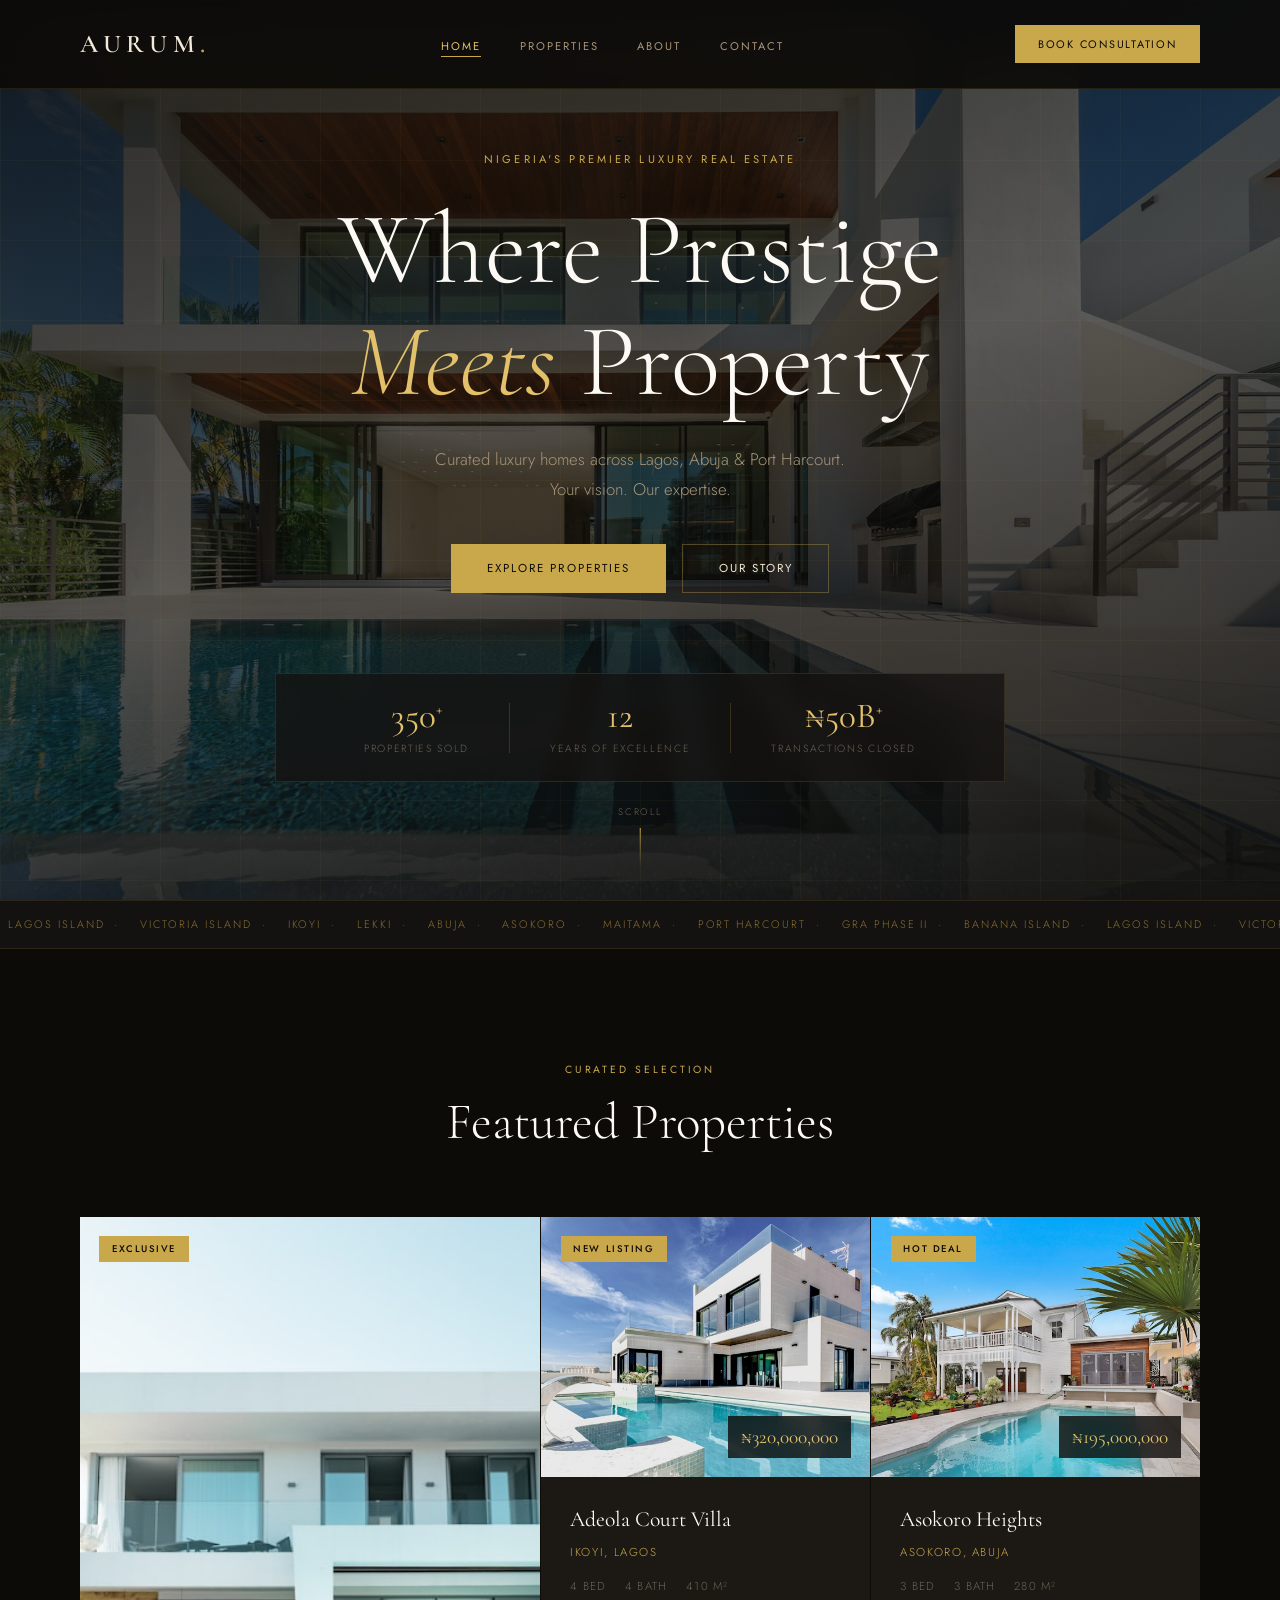
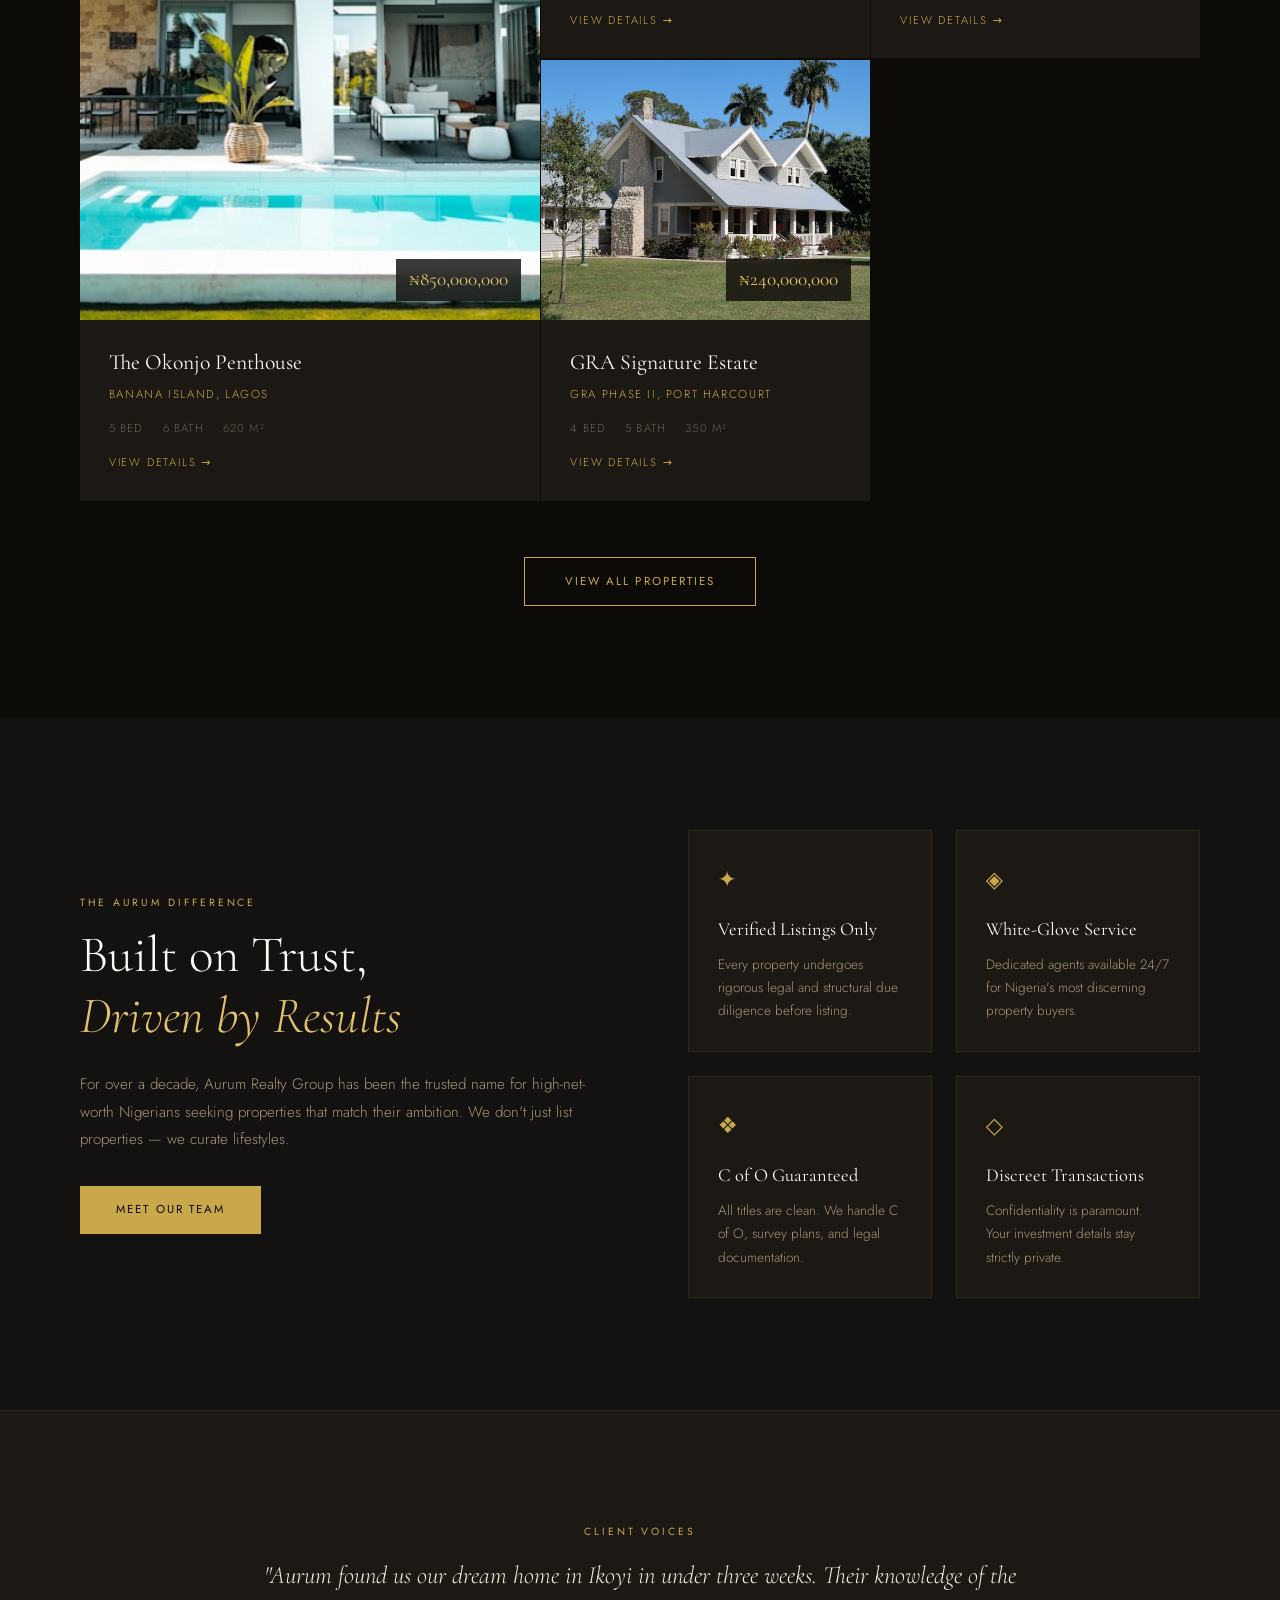
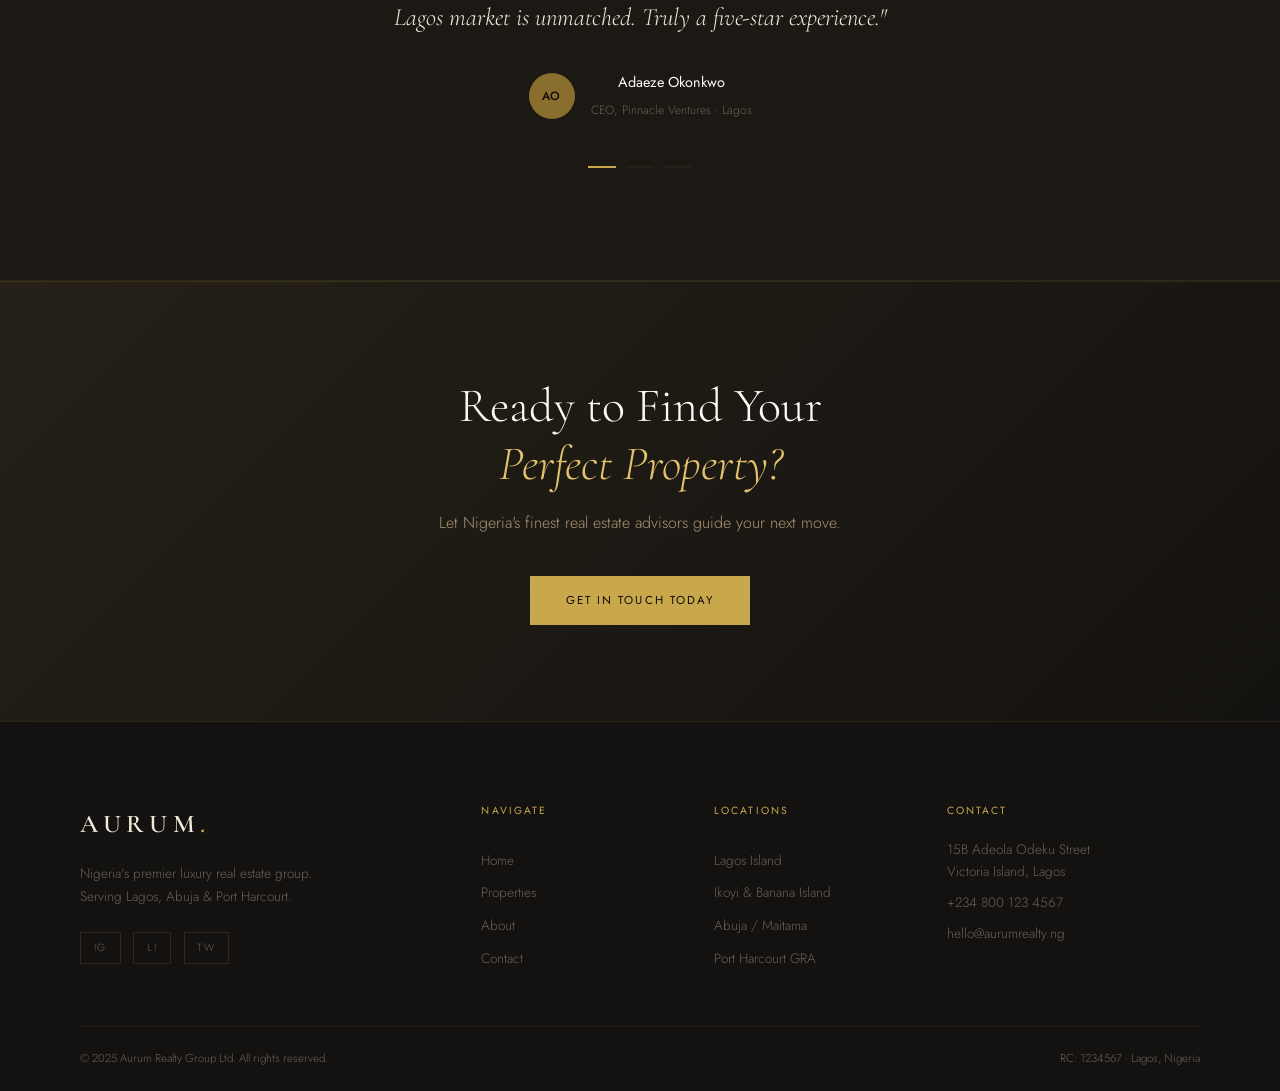
<file: index.html>
<!DOCTYPE html>
<html lang="en">
<head>
<meta charset="UTF-8"/>
<meta name="viewport" content="width=device-width, initial-scale=1.0"/>
<title>Aurum Realty Group — Luxury Real Estate in Nigeria</title>
<link rel="preconnect" href="https://fonts.googleapis.com">
<link href="https://fonts.googleapis.com/css2?family=Cormorant+Garamond:ital,wght@0,300;0,400;0,600;1,300;1,400&family=Jost:wght@200;300;400;500&display=swap" rel="stylesheet">
<link rel="stylesheet" href="./css/style.css">
</head>
<body>

<!-- NAV -->
<nav id="navbar">
  <a href="index.html" class="logo">AURUM<span>.</span></a>
  <ul class="nav-links">
    <li><a href="index.html" class="active">Home</a></li>
    <li><a href="properties.html">Properties</a></li>
    <li><a href="about.html">About</a></li>
    <li><a href="contact.html">Contact</a></li>
  </ul>
  <a href="contact.html" class="nav-cta">Book Consultation</a>
  <button class="hamburger" id="hamburger">
    <span></span><span></span><span></span>
  </button>
</nav>
<div class="mobile-menu" id="mobileMenu">
  <a href="index.html">Home</a>
  <a href="properties.html">Properties</a>
  <a href="about.html">About</a>
  <a href="contact.html">Contact</a>
</div>

<!-- HERO -->
<section class="hero">
  <div class="hero-bg">
    <div class="hero-overlay"></div>
    <div class="hero-grid-pattern"></div>
  </div>
  <div class="hero-content">
    <p class="hero-eyebrow">Nigeria's Premier Luxury Real Estate</p>
    <h1 class="hero-title">Where Prestige<br><em>Meets</em> Property</h1>
    <p class="hero-sub">Curated luxury homes across Lagos, Abuja &amp; Port Harcourt.<br>Your vision. Our expertise.</p>
    <div class="hero-buttons">
      <a href="properties.html" class="btn-primary">Explore Properties</a>
      <a href="about.html" class="btn-ghost">Our Story</a>
    </div>
  </div>
  <div class="hero-stats">
    <div class="stat-item">
      <span class="stat-num">350<sup>+</sup></span>
      <span class="stat-label">Properties Sold</span>
    </div>
    <div class="stat-divider"></div>
    <div class="stat-item">
      <span class="stat-num">12</span>
      <span class="stat-label">Years of Excellence</span>
    </div>
    <div class="stat-divider"></div>
    <div class="stat-item">
      <span class="stat-num">₦50B<sup>+</sup></span>
      <span class="stat-label">Transactions Closed</span>
    </div>
  </div>
  <div class="scroll-hint">
    <span>Scroll</span>
    <div class="scroll-line"></div>
  </div>
</section>

<!-- MARQUEE -->
<div class="marquee-wrap">
  <div class="marquee-track">
    <span>Lagos Island &nbsp;·&nbsp;</span><span>Victoria Island &nbsp;·&nbsp;</span>
    <span>Ikoyi &nbsp;·&nbsp;</span><span>Lekki &nbsp;·&nbsp;</span>
    <span>Abuja &nbsp;·&nbsp;</span><span>Asokoro &nbsp;·&nbsp;</span>
    <span>Maitama &nbsp;·&nbsp;</span><span>Port Harcourt &nbsp;·&nbsp;</span>
    <span>GRA Phase II &nbsp;·&nbsp;</span><span>Banana Island &nbsp;·&nbsp;</span>
    <span>Lagos Island &nbsp;·&nbsp;</span><span>Victoria Island &nbsp;·&nbsp;</span>
    <span>Ikoyi &nbsp;·&nbsp;</span><span>Lekki &nbsp;·&nbsp;</span>
    <span>Abuja &nbsp;·&nbsp;</span><span>Asokoro &nbsp;·&nbsp;</span>
    <span>Maitama &nbsp;·&nbsp;</span><span>Port Harcourt &nbsp;·&nbsp;</span>
  </div>
</div>

<!-- FEATURED PROPERTIES -->
<section class="section" id="featured">
  <div class="section-header">
    <p class="section-label">Curated Selection</p>
    <h2 class="section-title">Featured Properties</h2>
  </div>
  <div class="properties-grid">

    <div class="prop-card prop-card--large">
      <div class="prop-img" style="background:linear-gradient(160deg,#1a1208 0%,#2e1f05 100%)">
        <div class="prop-img-inner" style="background:url('./img/house-1.jpg') center/cover"></div>
        <div class="prop-badge">Exclusive</div>
        <div class="prop-price">₦850,000,000</div>
      </div>
      <div class="prop-body">
        <h3 class="prop-name">The Okonjo Penthouse</h3>
        <p class="prop-location">Banana Island, Lagos</p>
        <div class="prop-meta">
          <span>5 Bed</span><span>6 Bath</span><span>620 m²</span>
        </div>
        <a href="properties.html" class="prop-link">View Details →</a>
      </div>
    </div>

    <div class="prop-card">
      <div class="prop-img">
        <div class="prop-img-inner" style="background:url('./img/house-2.jpg') center/cover"></div>
        <div class="prop-badge">New Listing</div>
        <div class="prop-price">₦320,000,000</div>
      </div>
      <div class="prop-body">
        <h3 class="prop-name">Adeola Court Villa</h3>
        <p class="prop-location">Ikoyi, Lagos</p>
        <div class="prop-meta">
          <span>4 Bed</span><span>4 Bath</span><span>410 m²</span>
        </div>
        <a href="properties.html" class="prop-link">View Details →</a>
      </div>
    </div>

    <div class="prop-card">
      <div class="prop-img">
        <div class="prop-img-inner" style="background:url('./img/house-3.jpg') center/cover"></div>
        <div class="prop-badge">Hot Deal</div>
        <div class="prop-price">₦195,000,000</div>
      </div>
      <div class="prop-body">
        <h3 class="prop-name">Asokoro Heights</h3>
        <p class="prop-location">Asokoro, Abuja</p>
        <div class="prop-meta">
          <span>3 Bed</span><span>3 Bath</span><span>280 m²</span>
        </div>
        <a href="properties.html" class="prop-link">View Details →</a>
      </div>
    </div>

    <div class="prop-card">
      <div class="prop-img">
        <div class="prop-img-inner" style="background:url('./img/house-4.jpg') center/cover"></div>
        <div class="prop-price">₦240,000,000</div>
      </div>
      <div class="prop-body">
        <h3 class="prop-name">GRA Signature Estate</h3>
        <p class="prop-location">GRA Phase II, Port Harcourt</p>
        <div class="prop-meta">
          <span>4 Bed</span><span>5 Bath</span><span>350 m²</span>
        </div>
        <a href="properties.html" class="prop-link">View Details →</a>
      </div>
    </div>

  </div>
  <div class="section-cta">
    <a href="properties.html" class="btn-outline">View All Properties</a>
  </div>
</section>

<!-- WHY AURUM -->
<section class="section why-section">
  <div class="why-inner">
    <div class="why-left">
      <p class="section-label">The Aurum Difference</p>
      <h2 class="section-title">Built on Trust,<br><em>Driven by Results</em></h2>
      <p class="why-text">For over a decade, Aurum Realty Group has been the trusted name for high-net-worth Nigerians seeking properties that match their ambition. We don't just list properties — we curate lifestyles.</p>
      <a href="about.html" class="btn-primary" style="margin-top:2rem;display:inline-block">Meet Our Team</a>
    </div>
    <div class="why-right">
      <div class="why-card">
        <div class="why-icon">✦</div>
        <h4>Verified Listings Only</h4>
        <p>Every property undergoes rigorous legal and structural due diligence before listing.</p>
      </div>
      <div class="why-card">
        <div class="why-icon">◈</div>
        <h4>White-Glove Service</h4>
        <p>Dedicated agents available 24/7 for Nigeria's most discerning property buyers.</p>
      </div>
      <div class="why-card">
        <div class="why-icon">❖</div>
        <h4>C of O Guaranteed</h4>
        <p>All titles are clean. We handle C of O, survey plans, and legal documentation.</p>
      </div>
      <div class="why-card">
        <div class="why-icon">◇</div>
        <h4>Discreet Transactions</h4>
        <p>Confidentiality is paramount. Your investment details stay strictly private.</p>
      </div>
    </div>
  </div>
</section>

<!-- TESTIMONIAL -->
<section class="testimonial-section">
  <div class="testimonial-inner">
    <p class="section-label" style="color:var(--gold)">Client Voices</p>
    <div class="testimonial-slider" id="testimonialSlider">
      <div class="testimonial active">
        <p class="t-quote">"Aurum found us our dream home in Ikoyi in under three weeks. Their knowledge of the Lagos market is unmatched. Truly a five-star experience."</p>
        <div class="t-author">
          <div class="t-avatar">AO</div>
          <div>
            <strong>Adaeze Okonkwo</strong>
            <span>CEO, Pinnacle Ventures · Lagos</span>
          </div>
        </div>
      </div>
      <div class="testimonial">
        <p class="t-quote">"Professional, discreet, and incredibly efficient. They handled every document and delivered exactly what we wanted in Maitama. Highly recommended."</p>
        <div class="t-author">
          <div class="t-avatar">BM</div>
          <div>
            <strong>Babatunde Musa</strong>
            <span>MD, Crescent Holdings · Abuja</span>
          </div>
        </div>
      </div>
      <div class="testimonial">
        <p class="t-quote">"I invested in two properties through Aurum and both have appreciated significantly. Their market insights are worth every kobo."</p>
        <div class="t-author">
          <div class="t-avatar">CI</div>
          <div>
            <strong>Chidi Ike</strong>
            <span>Investor · Port Harcourt</span>
          </div>
        </div>
      </div>
    </div>
    <div class="t-dots">
      <button class="t-dot active" onclick="goTestimonial(0)"></button>
      <button class="t-dot" onclick="goTestimonial(1)"></button>
      <button class="t-dot" onclick="goTestimonial(2)"></button>
    </div>
  </div>
</section>

<!-- CTA BANNER -->
<section class="cta-banner">
  <div class="cta-inner">
    <h2>Ready to Find Your<br><em>Perfect Property?</em></h2>
    <p>Let Nigeria's finest real estate advisors guide your next move.</p>
    <a href="contact.html" class="btn-primary">Get in Touch Today</a>
  </div>
</section>

<!-- FOOTER -->
<footer>
  <div class="footer-inner">
    <div class="footer-brand">
      <a href="index.html" class="logo">AURUM<span>.</span></a>
      <p>Nigeria's premier luxury real estate group. Serving Lagos, Abuja &amp; Port Harcourt.</p>
      <div class="footer-social">
        <a href="#">IG</a><a href="#">LI</a><a href="#">TW</a>
      </div>
    </div>
    <div class="footer-links">
      <h5>Navigate</h5>
      <a href="index.html">Home</a>
      <a href="properties.html">Properties</a>
      <a href="about.html">About</a>
      <a href="contact.html">Contact</a>
    </div>
    <div class="footer-links">
      <h5>Locations</h5>
      <a href="#">Lagos Island</a>
      <a href="#">Ikoyi &amp; Banana Island</a>
      <a href="#">Abuja / Maitama</a>
      <a href="#">Port Harcourt GRA</a>
    </div>
    <div class="footer-contact">
      <h5>Contact</h5>
      <p>15B Adeola Odeku Street<br>Victoria Island, Lagos</p>
      <p><a href="tel:+2348001234567">+234 800 123 4567</a></p>
      <p><a href="mailto:hello@aurumrealty.ng">hello@aurumrealty.ng</a></p>
    </div>
  </div>
  <div class="footer-bottom">
    <span>© 2025 Aurum Realty Group Ltd. All rights reserved.</span>
    <span>RC: 1234567 · Lagos, Nigeria</span>
  </div>
</footer>

<script src="./js/main.js"></script>
</body>
</html>
</file>
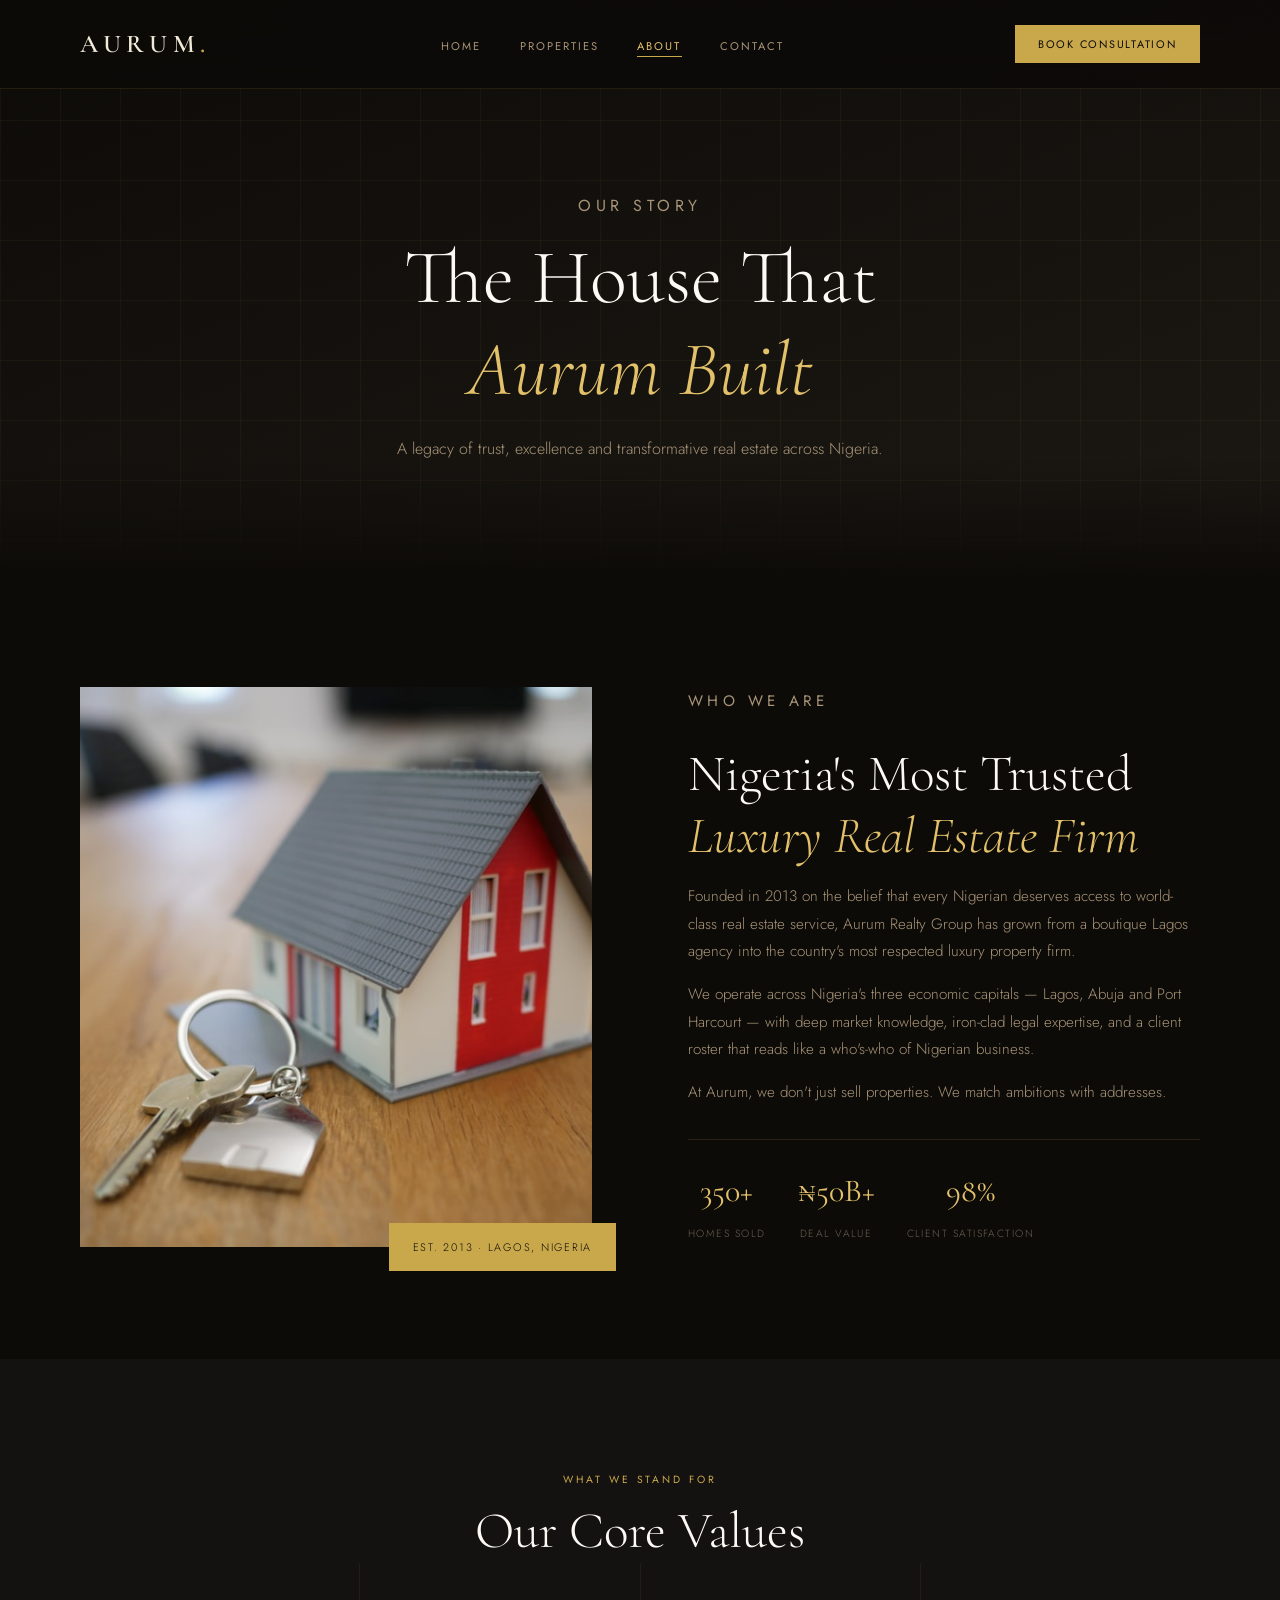
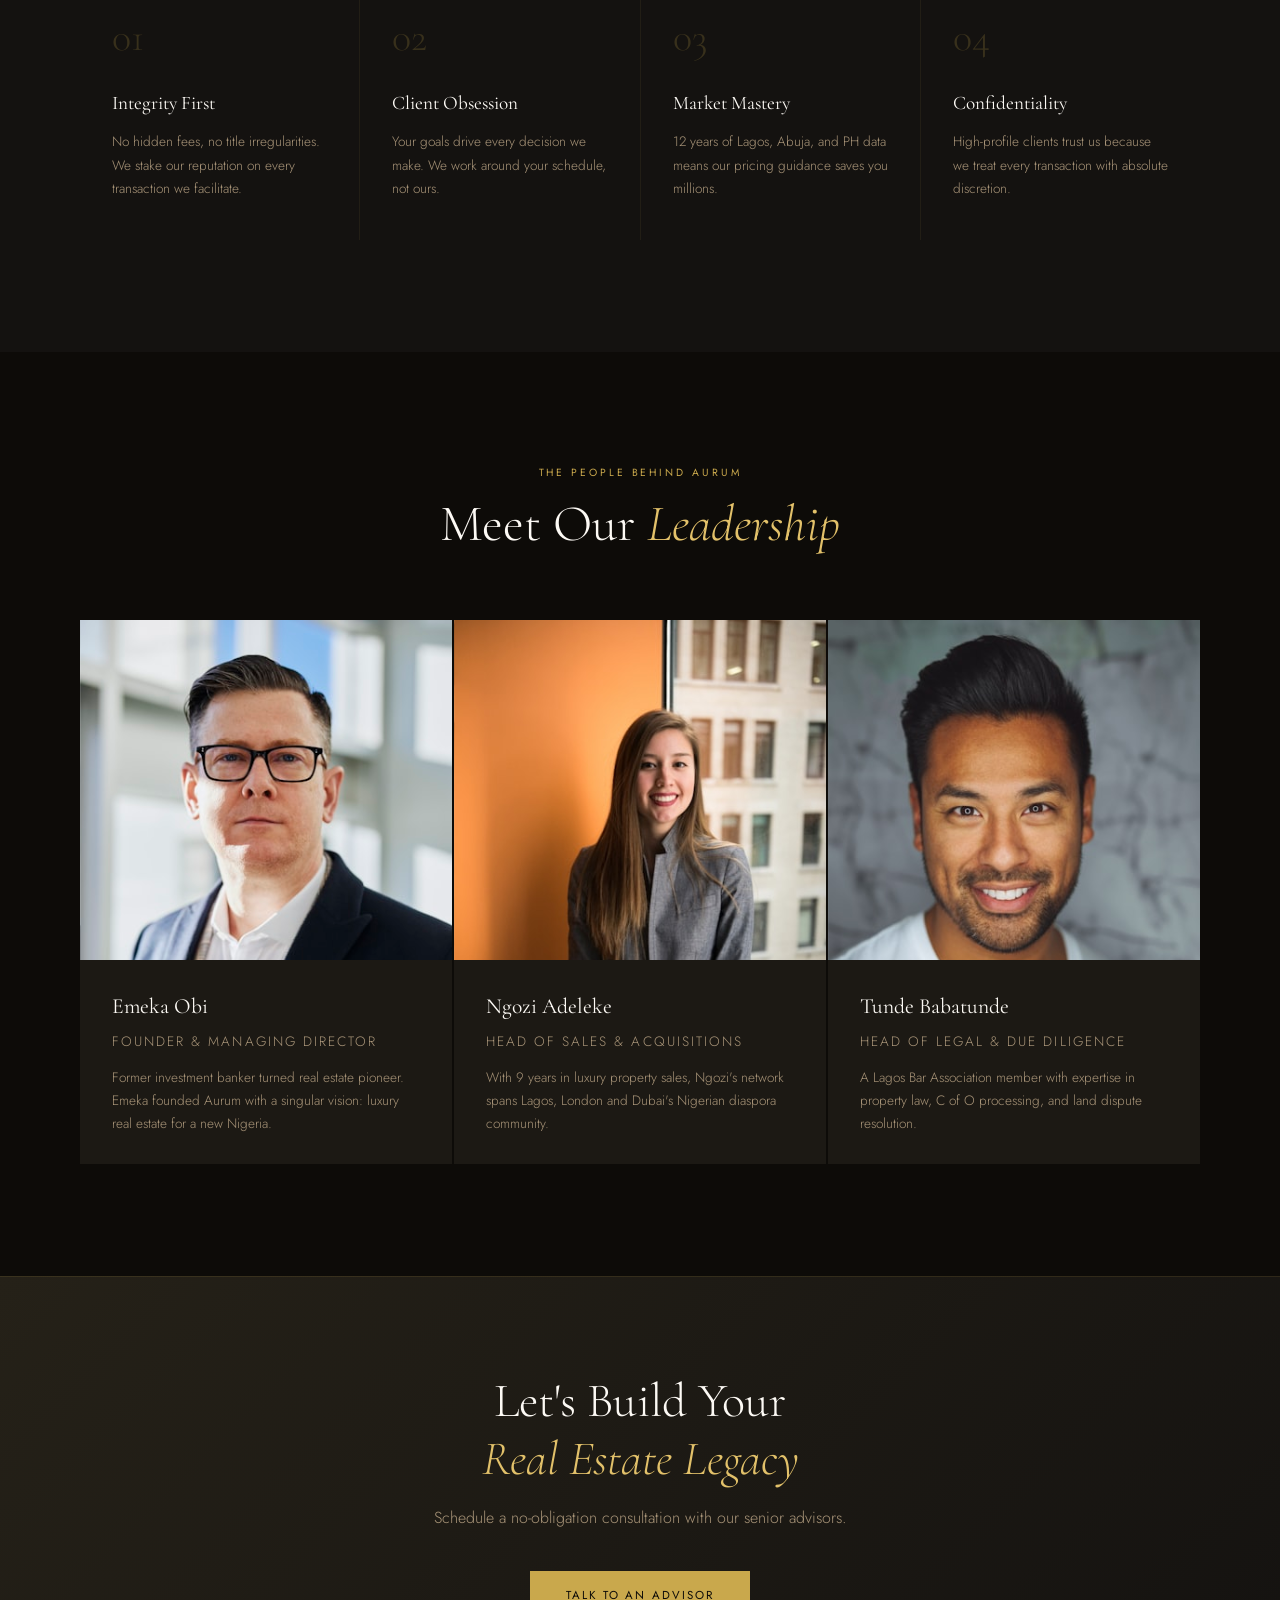
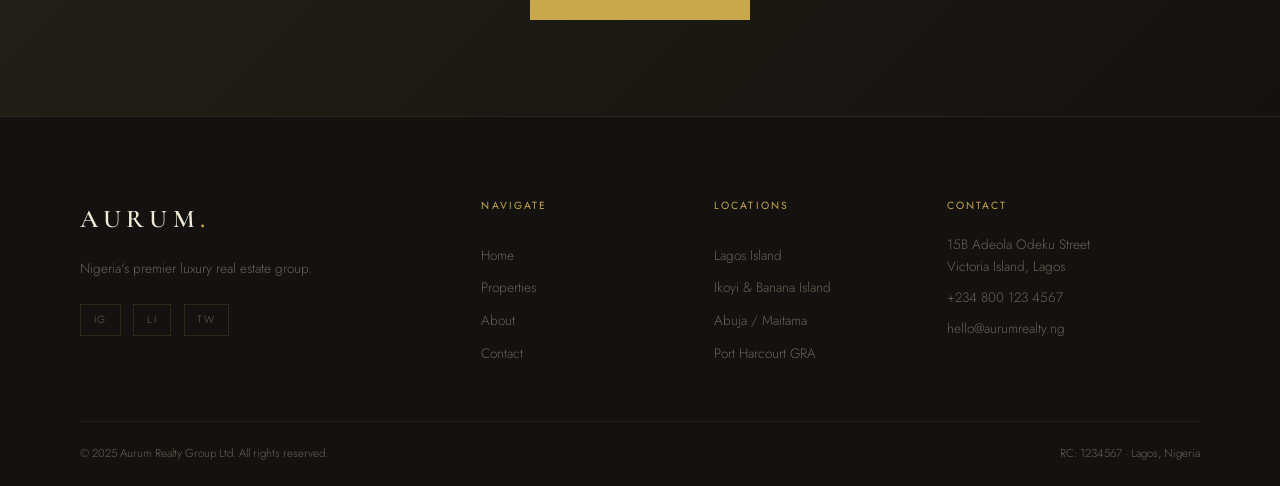
<file: about.html>
<!DOCTYPE html>
<html lang="en">
<head>
<meta charset="UTF-8"/>
<meta name="viewport" content="width=device-width, initial-scale=1.0"/>
<title>About — Aurum Realty Group</title>
<link rel="preconnect" href="https://fonts.googleapis.com">
<link href="https://fonts.googleapis.com/css2?family=Cormorant+Garamond:ital,wght@0,300;0,400;0,600;1,300;1,400&family=Jost:wght@200;300;400;500&display=swap" rel="stylesheet">
<link rel="stylesheet" href="./css/style.css">
</head>
<body>

<nav id="navbar">
  <a href="index.html" class="logo">AURUM<span>.</span></a>
  <ul class="nav-links">
    <li><a href="index.html">Home</a></li>
    <li><a href="properties.html">Properties</a></li>
    <li><a href="about.html" class="active">About</a></li>
    <li><a href="contact.html">Contact</a></li>
  </ul>
  <a href="contact.html" class="nav-cta">Book Consultation</a>
  <button class="hamburger" id="hamburger"><span></span><span></span><span></span></button>
</nav>
<div class="mobile-menu" id="mobileMenu">
  <a href="index.html">Home</a>
  <a href="properties.html">Properties</a>
  <a href="about.html">About</a>
  <a href="contact.html">Contact</a>
</div>

<!-- PAGE HERO -->
<section class="page-hero">
  <div class="page-hero-bg"></div>
  <div class="page-hero-content">
    <p class="section-label">Our Story</p>
    <h1>The House That<br><em>Aurum Built</em></h1>
    <p>A legacy of trust, excellence and transformative real estate across Nigeria.</p>
  </div>
</section>

<!-- STORY SECTION -->
<section class="section">
  <div class="story-grid">
    <div class="story-img">
      <div class="story-img-inner" style="background:url('./img/about-1.jpg') center/cover no-repeat"></div>
      <div class="story-badge-float">Est. 2013 · Lagos, Nigeria</div>
    </div>
    <div class="story-text">
      <p class="section-label">Who We Are</p>
      <h2 class="section-title">Nigeria's Most Trusted<br><em>Luxury Real Estate Firm</em></h2>
      <p>Founded in 2013 on the belief that every Nigerian deserves access to world-class real estate service, Aurum Realty Group has grown from a boutique Lagos agency into the country's most respected luxury property firm.</p>
      <p>We operate across Nigeria's three economic capitals — Lagos, Abuja and Port Harcourt — with deep market knowledge, iron-clad legal expertise, and a client roster that reads like a who's-who of Nigerian business.</p>
      <p>At Aurum, we don't just sell properties. We match ambitions with addresses.</p>
      <div class="story-stats">
        <div class="ss-item"><span>350+</span><small>Homes Sold</small></div>
        <div class="ss-item"><span>₦50B+</span><small>Deal Value</small></div>
        <div class="ss-item"><span>98%</span><small>Client Satisfaction</small></div>
      </div>
    </div>
  </div>
</section>

<!-- VALUES -->
<section class="section values-section">
  <div class="section-header">
    <p class="section-label">What We Stand For</p>
    <h2 class="section-title">Our Core Values</h2>
  </div>
  <div class="values-grid">
    <div class="value-card">
      <div class="value-num">01</div>
      <h4>Integrity First</h4>
      <p>No hidden fees, no title irregularities. We stake our reputation on every transaction we facilitate.</p>
    </div>
    <div class="value-card">
      <div class="value-num">02</div>
      <h4>Client Obsession</h4>
      <p>Your goals drive every decision we make. We work around your schedule, not ours.</p>
    </div>
    <div class="value-card">
      <div class="value-num">03</div>
      <h4>Market Mastery</h4>
      <p>12 years of Lagos, Abuja, and PH data means our pricing guidance saves you millions.</p>
    </div>
    <div class="value-card">
      <div class="value-num">04</div>
      <h4>Confidentiality</h4>
      <p>High-profile clients trust us because we treat every transaction with absolute discretion.</p>
    </div>
  </div>
</section>

<!-- TEAM -->
<section class="section team-section">
  <div class="section-header">
    <p class="section-label">The People Behind Aurum</p>
    <h2 class="section-title">Meet Our <em>Leadership</em></h2>
  </div>
  <div class="team-grid">
    <div class="team-card">
      <div class="team-photo" style="background:url('./img/ceo-1.jpg') center top/cover"></div>
      <div class="team-body">
        <h4>Emeka Obi</h4>
        <p class="team-title">Founder &amp; Managing Director</p>
        <p>Former investment banker turned real estate pioneer. Emeka founded Aurum with a singular vision: luxury real estate for a new Nigeria.</p>
      </div>
    </div>
    <div class="team-card">
      <div class="team-photo" style="background:url('./img/ceo-2.jpg') center top/cover"></div>
      <div class="team-body">
        <h4>Ngozi Adeleke</h4>
        <p class="team-title">Head of Sales &amp; Acquisitions</p>
        <p>With 9 years in luxury property sales, Ngozi's network spans Lagos, London and Dubai's Nigerian diaspora community.</p>
      </div>
    </div>
    <div class="team-card">
      <div class="team-photo" style="background:url('./img/ceo-3.jpg') center top/cover"></div>
      <div class="team-body">
        <h4>Tunde Babatunde</h4>
        <p class="team-title">Head of Legal &amp; Due Diligence</p>
        <p>A Lagos Bar Association member with expertise in property law, C of O processing, and land dispute resolution.</p>
      </div>
    </div>
  </div>
</section>

<!-- CTA -->
<section class="cta-banner">
  <div class="cta-inner">
    <h2>Let's Build Your<br><em>Real Estate Legacy</em></h2>
    <p>Schedule a no-obligation consultation with our senior advisors.</p>
    <a href="contact.html" class="btn-primary">Talk to an Advisor</a>
  </div>
</section>

<footer>
  <div class="footer-inner">
    <div class="footer-brand">
      <a href="index.html" class="logo">AURUM<span>.</span></a>
      <p>Nigeria's premier luxury real estate group.</p>
      <div class="footer-social"><a href="#">IG</a><a href="#">LI</a><a href="#">TW</a></div>
    </div>
    <div class="footer-links">
      <h5>Navigate</h5>
      <a href="index.html">Home</a>
      <a href="properties.html">Properties</a>
      <a href="about.html">About</a>
      <a href="contact.html">Contact</a>
    </div>
    <div class="footer-links">
      <h5>Locations</h5>
      <a href="#">Lagos Island</a>
      <a href="#">Ikoyi &amp; Banana Island</a>
      <a href="#">Abuja / Maitama</a>
      <a href="#">Port Harcourt GRA</a>
    </div>
    <div class="footer-contact">
      <h5>Contact</h5>
      <p>15B Adeola Odeku Street<br>Victoria Island, Lagos</p>
      <p><a href="tel:+2348001234567">+234 800 123 4567</a></p>
      <p><a href="mailto:hello@aurumrealty.ng">hello@aurumrealty.ng</a></p>
    </div>
  </div>
  <div class="footer-bottom">
    <span>© 2025 Aurum Realty Group Ltd. All rights reserved.</span>
    <span>RC: 1234567 · Lagos, Nigeria</span>
  </div>
</footer>

<script src="./js/main.js"></script>
</body>
</html>
</file>
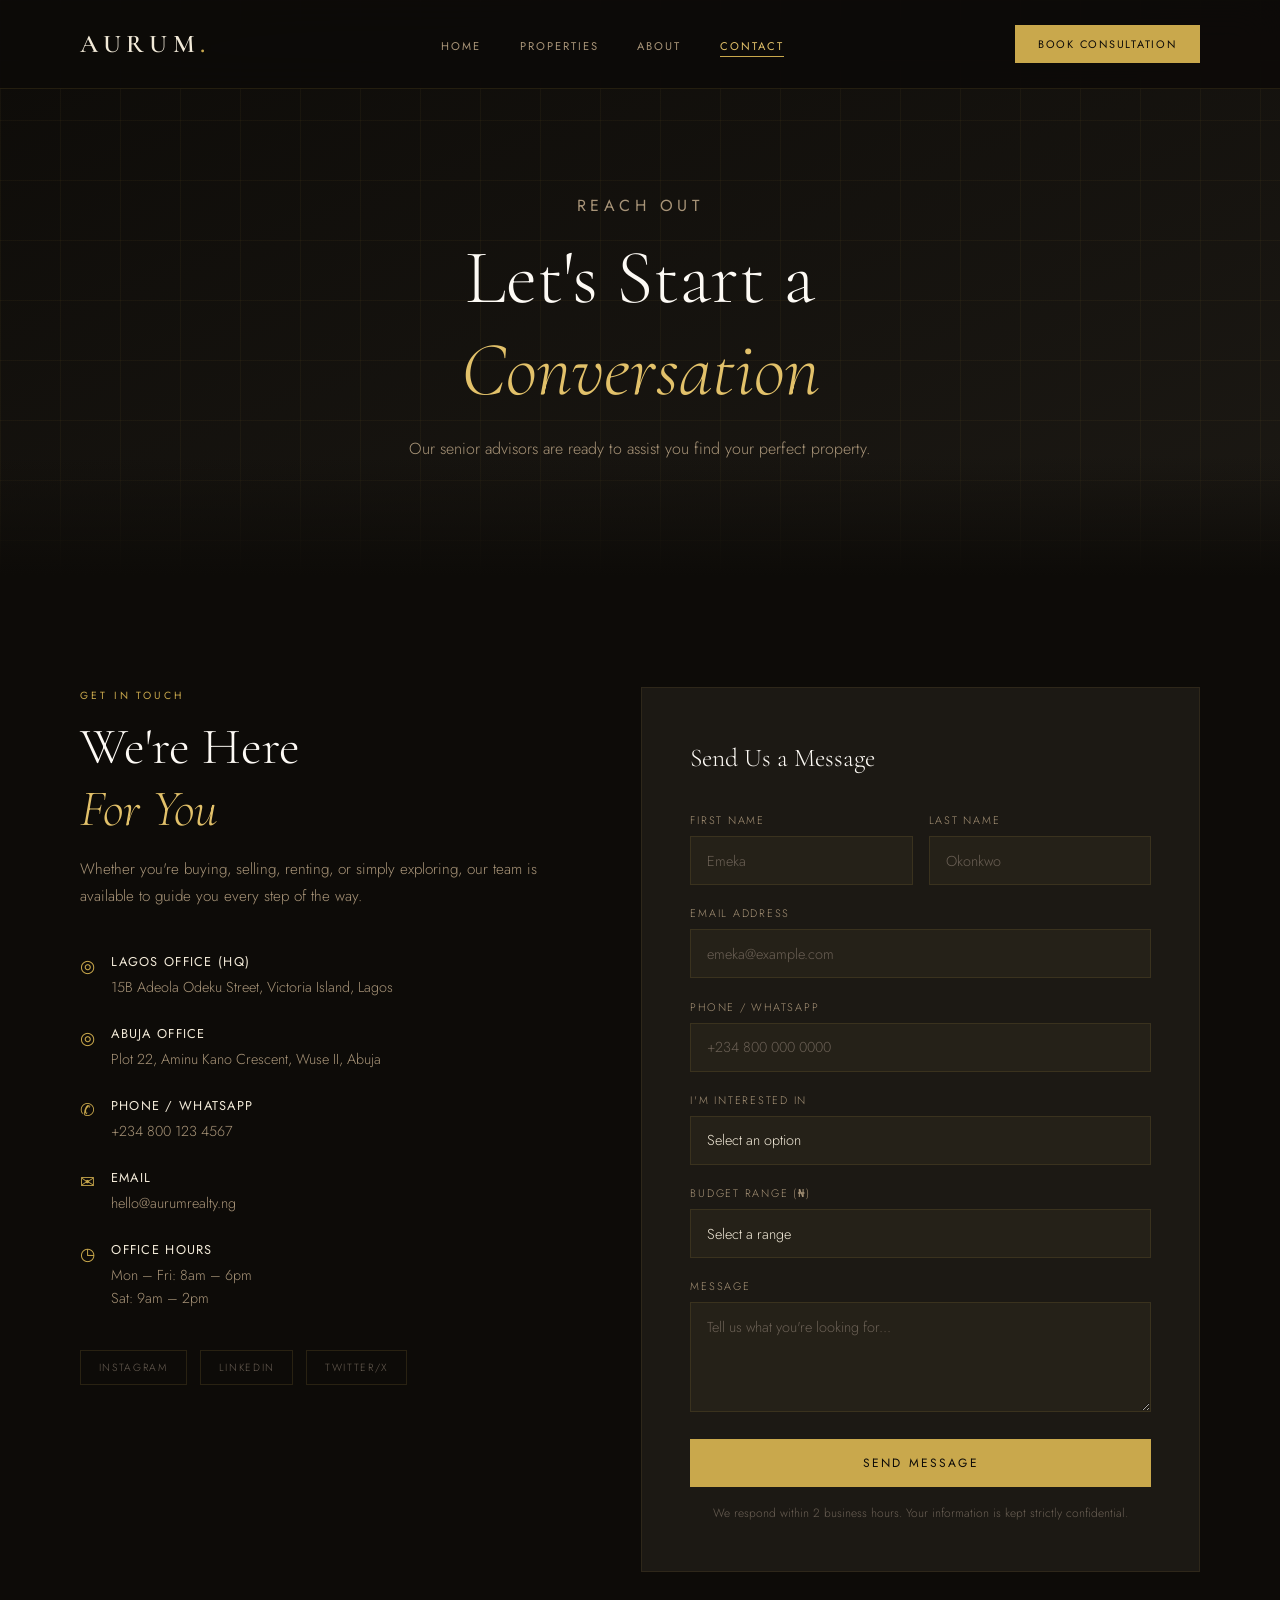
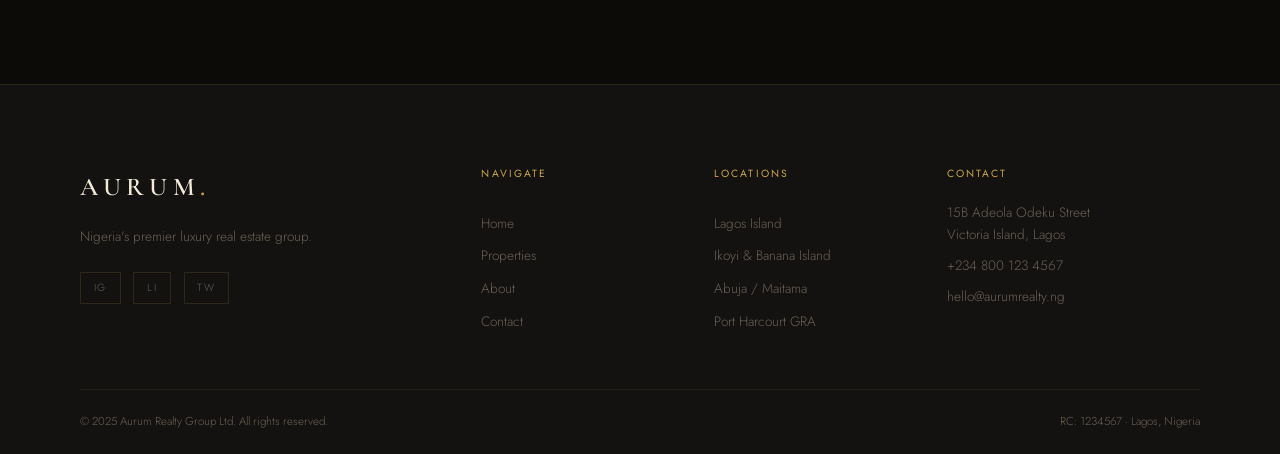
<file: contact.html>
<!DOCTYPE html>
<html lang="en">
<head>
<meta charset="UTF-8"/>
<meta name="viewport" content="width=device-width, initial-scale=1.0"/>
<title>Contact — Aurum Realty Group</title>
<link rel="preconnect" href="https://fonts.googleapis.com">
<link href="https://fonts.googleapis.com/css2?family=Cormorant+Garamond:ital,wght@0,300;0,400;0,600;1,300;1,400&family=Jost:wght@200;300;400;500&display=swap" rel="stylesheet">
<link rel="stylesheet" href="./css/style.css">
</head>
<body>

<nav id="navbar">
  <a href="index.html" class="logo">AURUM<span>.</span></a>
  <ul class="nav-links">
    <li><a href="index.html">Home</a></li>
    <li><a href="properties.html">Properties</a></li>
    <li><a href="about.html">About</a></li>
    <li><a href="contact.html" class="active">Contact</a></li>
  </ul>
  <a href="contact.html" class="nav-cta">Book Consultation</a>
  <button class="hamburger" id="hamburger"><span></span><span></span><span></span></button>
</nav>
<div class="mobile-menu" id="mobileMenu">
  <a href="index.html">Home</a>
  <a href="properties.html">Properties</a>
  <a href="about.html">About</a>
  <a href="contact.html">Contact</a>
</div>

<!-- PAGE HERO -->
<section class="page-hero">
  <div class="page-hero-bg"></div>
  <div class="page-hero-content">
    <p class="section-label">Reach Out</p>
    <h1>Let's Start a<br><em>Conversation</em></h1>
    <p>Our senior advisors are ready to assist you find your perfect property.</p>
  </div>
</section>

<!-- CONTACT SECTION -->
<section class="section contact-section">
  <div class="contact-grid">

    <!-- INFO -->
    <div class="contact-info">
      <p class="section-label">Get In Touch</p>
      <h2 class="section-title">We're Here<br><em>For You</em></h2>
      <p class="contact-intro">Whether you're buying, selling, renting, or simply exploring, our team is available to guide you every step of the way.</p>

      <div class="contact-details">
        <div class="cd-item">
          <div class="cd-icon">◎</div>
          <div>
            <strong>Lagos Office (HQ)</strong>
            <p>15B Adeola Odeku Street, Victoria Island, Lagos</p>
          </div>
        </div>
        <div class="cd-item">
          <div class="cd-icon">◎</div>
          <div>
            <strong>Abuja Office</strong>
            <p>Plot 22, Aminu Kano Crescent, Wuse II, Abuja</p>
          </div>
        </div>
        <div class="cd-item">
          <div class="cd-icon">✆</div>
          <div>
            <strong>Phone / WhatsApp</strong>
            <p><a href="tel:+2348001234567">+234 800 123 4567</a></p>
          </div>
        </div>
        <div class="cd-item">
          <div class="cd-icon">✉</div>
          <div>
            <strong>Email</strong>
            <p><a href="mailto:hello@aurumrealty.ng">hello@aurumrealty.ng</a></p>
          </div>
        </div>
        <div class="cd-item">
          <div class="cd-icon">◷</div>
          <div>
            <strong>Office Hours</strong>
            <p>Mon – Fri: 8am – 6pm<br>Sat: 9am – 2pm</p>
          </div>
        </div>
      </div>

      <div class="contact-social">
        <a href="#" class="social-pill">Instagram</a>
        <a href="#" class="social-pill">LinkedIn</a>
        <a href="#" class="social-pill">Twitter/X</a>
      </div>
    </div>

    <!-- FORM -->
    <div class="contact-form-wrap">
      <form class="contact-form" id="contactForm">
        <h3>Send Us a Message</h3>
        <div class="form-row">
          <div class="form-group">
            <label for="fname">First Name</label>
            <input type="text" id="fname" placeholder="Emeka" required>
          </div>
          <div class="form-group">
            <label for="lname">Last Name</label>
            <input type="text" id="lname" placeholder="Okonkwo" required>
          </div>
        </div>
        <div class="form-group">
          <label for="email">Email Address</label>
          <input type="email" id="email" placeholder="emeka@example.com" required>
        </div>
        <div class="form-group">
          <label for="phone">Phone / WhatsApp</label>
          <input type="tel" id="phone" placeholder="+234 800 000 0000">
        </div>
        <div class="form-group">
          <label for="interest">I'm Interested In</label>
          <select id="interest">
            <option value="">Select an option</option>
            <option>Buying a Property</option>
            <option>Selling a Property</option>
            <option>Renting a Property</option>
            <option>Property Investment Advice</option>
            <option>General Enquiry</option>
          </select>
        </div>
        <div class="form-group">
          <label for="budget">Budget Range (₦)</label>
          <select id="budget">
            <option value="">Select a range</option>
            <option>Under ₦50,000,000</option>
            <option>₦50M – ₦150M</option>
            <option>₦150M – ₦300M</option>
            <option>₦300M – ₦500M</option>
            <option>₦500M+</option>
          </select>
        </div>
        <div class="form-group">
          <label for="message">Message</label>
          <textarea id="message" rows="4" placeholder="Tell us what you're looking for..."></textarea>
        </div>
        <button type="submit" class="btn-primary form-submit">Send Message</button>
        <p class="form-note">We respond within 2 business hours. Your information is kept strictly confidential.</p>
        <div class="form-success" id="formSuccess">
          <span>✦</span>
          <p>Thank you! We'll be in touch shortly.</p>
        </div>
      </form>
    </div>

  </div>
</section>

<footer>
  <div class="footer-inner">
    <div class="footer-brand">
      <a href="index.html" class="logo">AURUM<span>.</span></a>
      <p>Nigeria's premier luxury real estate group.</p>
      <div class="footer-social"><a href="#">IG</a><a href="#">LI</a><a href="#">TW</a></div>
    </div>
    <div class="footer-links">
      <h5>Navigate</h5>
      <a href="index.html">Home</a>
      <a href="properties.html">Properties</a>
      <a href="about.html">About</a>
      <a href="contact.html">Contact</a>
    </div>
    <div class="footer-links">
      <h5>Locations</h5>
      <a href="#">Lagos Island</a>
      <a href="#">Ikoyi &amp; Banana Island</a>
      <a href="#">Abuja / Maitama</a>
      <a href="#">Port Harcourt GRA</a>
    </div>
    <div class="footer-contact">
      <h5>Contact</h5>
      <p>15B Adeola Odeku Street<br>Victoria Island, Lagos</p>
      <p><a href="tel:+2348001234567">+234 800 123 4567</a></p>
      <p><a href="mailto:hello@aurumrealty.ng">hello@aurumrealty.ng</a></p>
    </div>
  </div>
  <div class="footer-bottom">
    <span>© 2025 Aurum Realty Group Ltd. All rights reserved.</span>
    <span>RC: 1234567 · Lagos, Nigeria</span>
  </div>
</footer>

<script src="./js/main.js"></script>
</body>
</html>
</file>
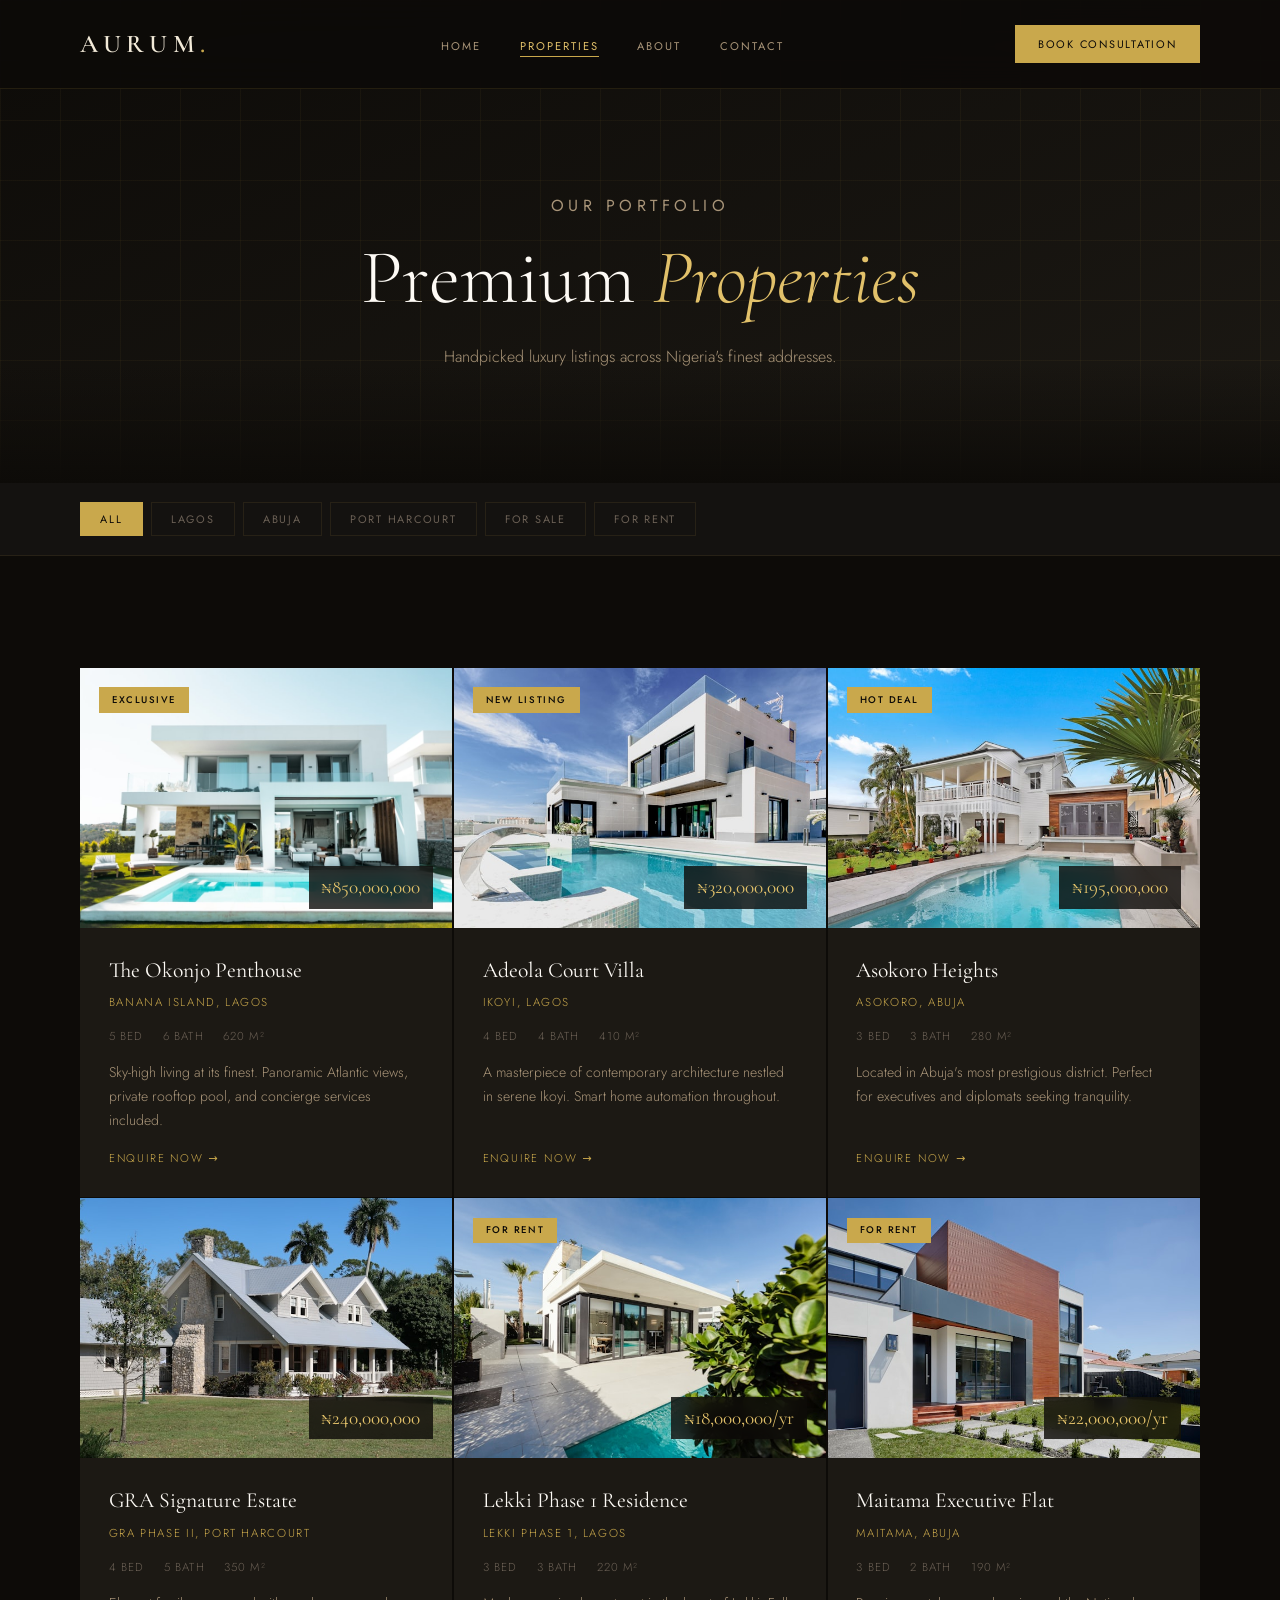
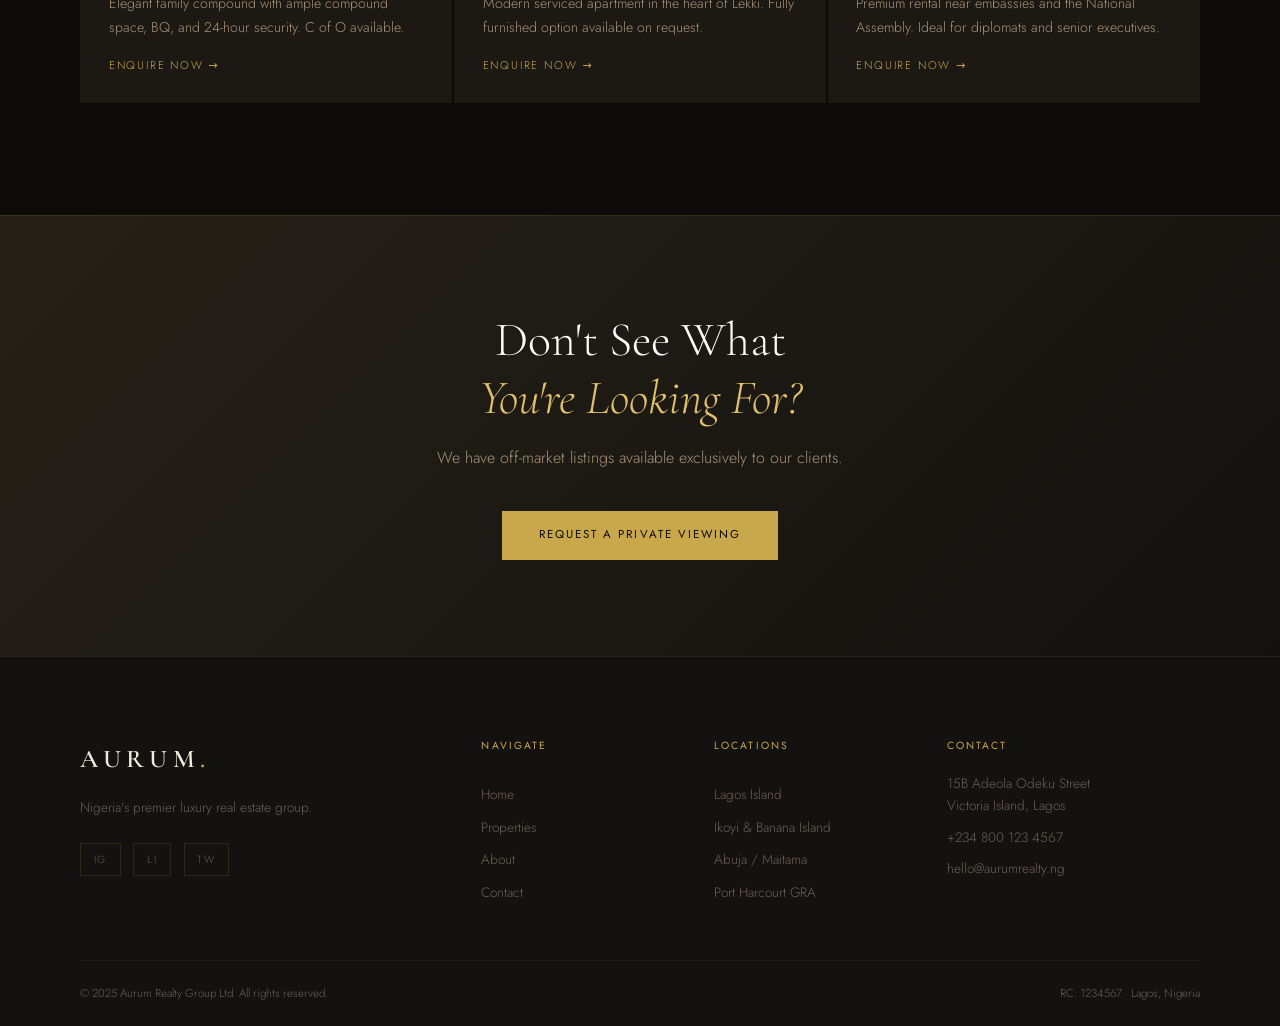
<file: properties.html>
<!DOCTYPE html>
<html lang="en">
<head>
<meta charset="UTF-8"/>
<meta name="viewport" content="width=device-width, initial-scale=1.0"/>
<title>Properties — Aurum Realty Group</title>
<link rel="preconnect" href="https://fonts.googleapis.com">
<link href="https://fonts.googleapis.com/css2?family=Cormorant+Garamond:ital,wght@0,300;0,400;0,600;1,300;1,400&family=Jost:wght@200;300;400;500&display=swap" rel="stylesheet">
<link rel="stylesheet" href="./css/style.css">
</head>
<body>

<nav id="navbar">
  <a href="index.html" class="logo">AURUM<span>.</span></a>
  <ul class="nav-links">
    <li><a href="index.html">Home</a></li>
    <li><a href="properties.html" class="active">Properties</a></li>
    <li><a href="about.html">About</a></li>
    <li><a href="contact.html">Contact</a></li>
  </ul>
  <a href="contact.html" class="nav-cta">Book Consultation</a>
  <button class="hamburger" id="hamburger"><span></span><span></span><span></span></button>
</nav>
<div class="mobile-menu" id="mobileMenu">
  <a href="index.html">Home</a>
  <a href="properties.html">Properties</a>
  <a href="about.html">About</a>
  <a href="contact.html">Contact</a>
</div>

<!-- PAGE HERO -->
<section class="page-hero">
  <div class="page-hero-bg"></div>
  <div class="page-hero-content">
    <p class="section-label">Our Portfolio</p>
    <h1>Premium <em>Properties</em></h1>
    <p>Handpicked luxury listings across Nigeria's finest addresses.</p>
  </div>
</section>

<!-- FILTERS -->
<section class="filter-bar">
  <div class="filter-inner">
    <button class="filter-btn active" data-filter="all">All</button>
    <button class="filter-btn" data-filter="lagos">Lagos</button>
    <button class="filter-btn" data-filter="abuja">Abuja</button>
    <button class="filter-btn" data-filter="ph">Port Harcourt</button>
    <button class="filter-btn" data-filter="buy">For Sale</button>
    <button class="filter-btn" data-filter="rent">For Rent</button>
  </div>
</section>

<!-- PROPERTIES LISTING -->
<section class="section">
  <div class="properties-grid-full" id="propGrid">

    <div class="prop-card" data-city="lagos" data-type="buy">
      <div class="prop-img">
        <div class="prop-img-inner" style="background:url('./img/house-1.jpg') center/cover"></div>
        <div class="prop-badge">Exclusive</div>
        <div class="prop-price">₦850,000,000</div>
      </div>
      <div class="prop-body">
        <h3 class="prop-name">The Okonjo Penthouse</h3>
        <p class="prop-location">Banana Island, Lagos</p>
        <div class="prop-meta"><span>5 Bed</span><span>6 Bath</span><span>620 m²</span></div>
        <p class="prop-desc">Sky-high living at its finest. Panoramic Atlantic views, private rooftop pool, and concierge services included.</p>
        <a href="contact.html" class="prop-link">Enquire Now →</a>
      </div>
    </div>

    <div class="prop-card" data-city="lagos" data-type="buy">
      <div class="prop-img">
        <div class="prop-img-inner" style="background:url('./img/house-2.jpg') center/cover"></div>
        <div class="prop-badge">New Listing</div>
        <div class="prop-price">₦320,000,000</div>
      </div>
      <div class="prop-body">
        <h3 class="prop-name">Adeola Court Villa</h3>
        <p class="prop-location">Ikoyi, Lagos</p>
        <div class="prop-meta"><span>4 Bed</span><span>4 Bath</span><span>410 m²</span></div>
        <p class="prop-desc">A masterpiece of contemporary architecture nestled in serene Ikoyi. Smart home automation throughout.</p>
        <a href="contact.html" class="prop-link">Enquire Now →</a>
      </div>
    </div>

    <div class="prop-card" data-city="abuja" data-type="buy">
      <div class="prop-img">
        <div class="prop-img-inner" style="background:url('./img/house-3.jpg') center/cover"></div>
        <div class="prop-badge">Hot Deal</div>
        <div class="prop-price">₦195,000,000</div>
      </div>
      <div class="prop-body">
        <h3 class="prop-name">Asokoro Heights</h3>
        <p class="prop-location">Asokoro, Abuja</p>
        <div class="prop-meta"><span>3 Bed</span><span>3 Bath</span><span>280 m²</span></div>
        <p class="prop-desc">Located in Abuja's most prestigious district. Perfect for executives and diplomats seeking tranquility.</p>
        <a href="contact.html" class="prop-link">Enquire Now →</a>
      </div>
    </div>

    <div class="prop-card" data-city="ph" data-type="buy">
      <div class="prop-img">
        <div class="prop-img-inner" style="background:url('./img/house-4.jpg') center/cover"></div>
        <div class="prop-price">₦240,000,000</div>
      </div>
      <div class="prop-body">
        <h3 class="prop-name">GRA Signature Estate</h3>
        <p class="prop-location">GRA Phase II, Port Harcourt</p>
        <div class="prop-meta"><span>4 Bed</span><span>5 Bath</span><span>350 m²</span></div>
        <p class="prop-desc">Elegant family compound with ample compound space, BQ, and 24-hour security. C of O available.</p>
        <a href="contact.html" class="prop-link">Enquire Now →</a>
      </div>
    </div>

    <div class="prop-card" data-city="lagos" data-type="rent">
      <div class="prop-img">
        <div class="prop-img-inner" style="background:url('./img/house-5.jpg') center/cover"></div>
        <div class="prop-badge">For Rent</div>
        <div class="prop-price">₦18,000,000/yr</div>
      </div>
      <div class="prop-body">
        <h3 class="prop-name">Lekki Phase 1 Residence</h3>
        <p class="prop-location">Lekki Phase 1, Lagos</p>
        <div class="prop-meta"><span>3 Bed</span><span>3 Bath</span><span>220 m²</span></div>
        <p class="prop-desc">Modern serviced apartment in the heart of Lekki. Fully furnished option available on request.</p>
        <a href="contact.html" class="prop-link">Enquire Now →</a>
      </div>
    </div>

    <div class="prop-card" data-city="abuja" data-type="rent">
      <div class="prop-img">
        <div class="prop-img-inner" style="background:url('./img/house-6.jpg') center/cover"></div>
        <div class="prop-badge">For Rent</div>
        <div class="prop-price">₦22,000,000/yr</div>
      </div>
      <div class="prop-body">
        <h3 class="prop-name">Maitama Executive Flat</h3>
        <p class="prop-location">Maitama, Abuja</p>
        <div class="prop-meta"><span>3 Bed</span><span>2 Bath</span><span>190 m²</span></div>
        <p class="prop-desc">Premium rental near embassies and the National Assembly. Ideal for diplomats and senior executives.</p>
        <a href="contact.html" class="prop-link">Enquire Now →</a>
      </div>
    </div>

  </div>
</section>

<!-- CTA BANNER -->
<section class="cta-banner">
  <div class="cta-inner">
    <h2>Don't See What<br><em>You're Looking For?</em></h2>
    <p>We have off-market listings available exclusively to our clients.</p>
    <a href="contact.html" class="btn-primary">Request a Private Viewing</a>
  </div>
</section>

<footer>
  <div class="footer-inner">
    <div class="footer-brand">
      <a href="index.html" class="logo">AURUM<span>.</span></a>
      <p>Nigeria's premier luxury real estate group.</p>
      <div class="footer-social"><a href="#">IG</a><a href="#">LI</a><a href="#">TW</a></div>
    </div>
    <div class="footer-links">
      <h5>Navigate</h5>
      <a href="index.html">Home</a>
      <a href="properties.html">Properties</a>
      <a href="about.html">About</a>
      <a href="contact.html">Contact</a>
    </div>
    <div class="footer-links">
      <h5>Locations</h5>
      <a href="#">Lagos Island</a>
      <a href="#">Ikoyi &amp; Banana Island</a>
      <a href="#">Abuja / Maitama</a>
      <a href="#">Port Harcourt GRA</a>
    </div>
    <div class="footer-contact">
      <h5>Contact</h5>
      <p>15B Adeola Odeku Street<br>Victoria Island, Lagos</p>
      <p><a href="tel:+2348001234567">+234 800 123 4567</a></p>
      <p><a href="mailto:hello@aurumrealty.ng">hello@aurumrealty.ng</a></p>
    </div>
  </div>
  <div class="footer-bottom">
    <span>© 2025 Aurum Realty Group Ltd. All rights reserved.</span>
    <span>RC: 1234567 · Lagos, Nigeria</span>
  </div>
</footer>

<script src="./js/main.js"></script>
</body>
</html>
</file>
<file: css/style.css>
/* ── AURUM REALTY GROUP — LUXURY DARK THEME ── */

*, *::before, *::after { box-sizing: border-box; margin: 0; padding: 0; }

:root {
  --dark:    #0D0B08;
  --dark2:   #141210;
  --dark3:   #1C1914;
  --dark4:   #252118;
  --gold:    #C9A84C;
  --gold2:   #E2C16A;
  --gold3:   #F0D98A;
  --gold-dim: #8A6E2E;
  --cream:   #F2EAD8;
  --warm:    #A89478;
  --muted:   #6B6055;
  --white:   #FDFAF5;
  --serif:   'Cormorant Garamond', Georgia, serif;
  --sans:    'Jost', system-ui, sans-serif;
  --transition: .35s cubic-bezier(.4,0,.2,1);
}

html { scroll-behavior: smooth; font-size: 16px; }

body {
  font-family: var(--sans);
  background: var(--dark);
  color: var(--cream);
  overflow-x: hidden;
  font-weight: 300;
  line-height: 1.7;
}

/* ─── SCROLLBAR ─── */
::-webkit-scrollbar { width: 4px; }
::-webkit-scrollbar-track { background: var(--dark); }
::-webkit-scrollbar-thumb { background: var(--gold-dim); border-radius: 2px; }

/* ─── SELECTION ─── */
::selection { background: var(--gold); color: var(--dark); }

/* ─── NAV ─── */
nav {
  position: fixed; top: 0; left: 0; right: 0; z-index: 1000;
  display: flex; align-items: center; justify-content: space-between;
  padding: 1.4rem 5rem;
  background: rgba(13,11,8,.9);
  backdrop-filter: blur(20px);
  border-bottom: 1px solid rgba(201,168,76,.12);
  transition: padding var(--transition), background var(--transition);
}
nav.scrolled { padding: .9rem 5rem; background: rgba(13,11,8,.97); }

.logo {
  font-family: var(--serif);
  font-size: 1.6rem;
  font-weight: 600;
  letter-spacing: .22em;
  color: var(--cream);
  text-decoration: none;
  transition: color var(--transition);
}
.logo span { color: var(--gold); }
.logo:hover { color: var(--gold2); }

.nav-links { display: flex; gap: 2.4rem; list-style: none; }
.nav-links a {
  font-size: .7rem;
  font-weight: 400;
  letter-spacing: .18em;
  text-transform: uppercase;
  color: var(--warm);
  text-decoration: none;
  position: relative;
  padding-bottom: 3px;
  transition: color var(--transition);
}
.nav-links a::after {
  content: '';
  position: absolute; bottom: 0; left: 0; right: 100%;
  height: 1px; background: var(--gold);
  transition: right var(--transition);
}
.nav-links a:hover, .nav-links a.active { color: var(--gold2); }
.nav-links a:hover::after, .nav-links a.active::after { right: 0; }

.nav-cta {
  font-size: .68rem;
  font-weight: 400;
  letter-spacing: .16em;
  text-transform: uppercase;
  color: var(--dark);
  background: var(--gold);
  text-decoration: none;
  padding: .55rem 1.4rem;
  border: 1px solid var(--gold);
  transition: background var(--transition), color var(--transition);
}
.nav-cta:hover { background: var(--gold2); }

.hamburger {
  display: none; flex-direction: column; gap: 5px;
  background: none; border: none; cursor: pointer; padding: 4px;
}
.hamburger span {
  display: block; width: 24px; height: 1px;
  background: var(--gold); transition: all var(--transition);
}
.hamburger.open span:nth-child(1) { transform: rotate(45deg) translate(4px,4px); }
.hamburger.open span:nth-child(2) { opacity: 0; }
.hamburger.open span:nth-child(3) { transform: rotate(-45deg) translate(4px,-4px); }

.mobile-menu {
  display: none; flex-direction: column;
  position: fixed; top: 0; left: 0; right: 0; bottom: 0;
  background: var(--dark2); z-index: 999;
  align-items: center; justify-content: center; gap: 2.5rem;
  opacity: 0; pointer-events: none; transition: opacity var(--transition);
}
.mobile-menu.open { opacity: 1; pointer-events: all; }
.mobile-menu a {
  font-family: var(--serif);
  font-size: 2rem; font-weight: 300;
  letter-spacing: .12em; color: var(--cream);
  text-decoration: none; transition: color var(--transition);
}
.mobile-menu a:hover { color: var(--gold); }

/* ─── HERO ─── */
.hero {
  min-height: 100vh;
  display: flex; flex-direction: column;
  align-items: center; justify-content: center;
  position: relative; overflow: hidden;
  text-align: center; padding: 8rem 2rem 6rem;
}

.hero-bg {
  position: absolute; inset: 0; z-index: 0;
  background: url('../img/hero-bg.jpg') center/cover no-repeat;
}
.hero-overlay {
  position: absolute; inset: 0;
  background: linear-gradient(160deg, rgba(13,11,8,.88) 0%, rgba(13,11,8,.65) 50%, rgba(13,11,8,.92) 100%);
}
.hero-grid-pattern {
  position: absolute; inset: 0;
  background-image:
    linear-gradient(rgba(201,168,76,.04) 1px, transparent 1px),
    linear-gradient(90deg, rgba(201,168,76,.04) 1px, transparent 1px);
  background-size: 80px 80px;
}

.hero-content { position: relative; z-index: 1; max-width: 820px; }

.hero-eyebrow {
  font-size: .7rem; font-weight: 400;
  letter-spacing: .28em; text-transform: uppercase;
  color: var(--gold); margin-bottom: 1.5rem;
  animation: fadeUp .8s .2s both;
}

.hero-title {
  font-family: var(--serif);
  font-size: clamp(3.2rem, 8vw, 6.5rem);
  font-weight: 300; line-height: 1.1;
  color: var(--white);
  margin-bottom: 1.6rem;
  animation: fadeUp .8s .35s both;
}
.hero-title em { color: var(--gold2); font-style: italic; }

.hero-sub {
  font-size: 1.05rem; font-weight: 300;
  color: var(--warm); line-height: 1.8;
  margin-bottom: 2.5rem;
  animation: fadeUp .8s .5s both;
}

.hero-buttons {
  display: flex; gap: 1rem; justify-content: center; flex-wrap: wrap;
  animation: fadeUp .8s .65s both;
}

.hero-stats {
  position: relative; z-index: 1;
  display: flex; align-items: center; gap: 0;
  margin-top: 5rem;
  background: rgba(20,18,16,.75);
  border: 1px solid rgba(201,168,76,.15);
  backdrop-filter: blur(10px);
  padding: 1.5rem 3rem;
  animation: fadeUp .8s .8s both;
}
.stat-item { text-align: center; padding: 0 2.5rem; }
.stat-num {
  display: block;
  font-family: var(--serif);
  font-size: 2.2rem; font-weight: 400;
  color: var(--gold2); line-height: 1;
}
.stat-num sup { font-size: 1rem; }
.stat-label {
  display: block;
  font-size: .65rem; letter-spacing: .16em; text-transform: uppercase;
  color: var(--muted); margin-top: .4rem;
}
.stat-divider { width: 1px; height: 50px; background: rgba(201,168,76,.2); }

.scroll-hint {
  position: absolute; bottom: 2rem; left: 50%; transform: translateX(-50%);
  display: flex; flex-direction: column; align-items: center; gap: .5rem;
  z-index: 1; animation: fadeIn 1s 1.2s both;
}
.scroll-hint span { font-size: .6rem; letter-spacing: .2em; text-transform: uppercase; color: var(--muted); }
.scroll-line {
  width: 1px; height: 40px; background: linear-gradient(var(--gold), transparent);
  animation: scrollPulse 2s infinite;
}

/* ─── MARQUEE ─── */
.marquee-wrap {
  overflow: hidden;
  border-top: 1px solid rgba(201,168,76,.12);
  border-bottom: 1px solid rgba(201,168,76,.12);
  padding: .9rem 0;
  background: var(--dark2);
}
.marquee-track {
  display: flex; width: max-content;
  animation: marquee 28s linear infinite;
  font-size: .68rem; letter-spacing: .18em; text-transform: uppercase;
  color: var(--gold-dim);
}
.marquee-track span { white-space: nowrap; padding: 0 .5rem; }

/* ─── SECTIONS ─── */
.section { padding: 7rem 5rem; max-width: 1400px; margin: 0 auto; }

.section-header { text-align: center; margin-bottom: 4rem; }
.section-label {
  font-size: .65rem; font-weight: 400;
  letter-spacing: .28em; text-transform: uppercase;
  color: var(--gold); margin-bottom: .8rem; display: block;
}
.section-title {
  font-family: var(--serif);
  font-size: clamp(2rem, 4vw, 3.2rem);
  font-weight: 300; line-height: 1.2;
  color: var(--white);
}
.section-title em { color: var(--gold2); font-style: italic; }

/* ─── PROPERTIES GRID ─── */
.properties-grid {
  display: grid;
  grid-template-columns: 1.4fr 1fr 1fr;
  grid-template-rows: auto auto;
  gap: 1.5px;
}
.prop-card--large { grid-row: span 2; }

.properties-grid-full {
  display: grid;
  grid-template-columns: repeat(3, 1fr);
  gap: 1.5px;
}

.prop-card {
  position: relative; overflow: hidden;
  background: var(--dark3);
  display: flex; flex-direction: column;
  transition: transform var(--transition);
}
.prop-card:hover { z-index: 2; transform: scale(1.01); }

.prop-img {
  position: relative; overflow: hidden;
  height: 260px;
  background: var(--dark4);
}
.prop-card--large .prop-img { height: 100%; min-height: 420px; }
.prop-img-inner {
  position: absolute; inset: 0;
  transition: transform .6s cubic-bezier(.4,0,.2,1);
}
.prop-card:hover .prop-img-inner { transform: scale(1.06); }

.prop-badge {
  position: absolute; top: 1.2rem; left: 1.2rem;
  font-size: .6rem; letter-spacing: .16em; text-transform: uppercase;
  background: var(--gold); color: var(--dark);
  padding: .3rem .8rem; font-weight: 500;
}
.prop-price {
  position: absolute; bottom: 1.2rem; right: 1.2rem;
  font-family: var(--serif); font-size: 1.2rem; font-weight: 400;
  color: var(--gold2);
  background: rgba(13,11,8,.8);
  padding: .3rem .8rem;
  backdrop-filter: blur(8px);
}

.prop-body { padding: 1.5rem 1.8rem 1.8rem; flex: 1; display: flex; flex-direction: column; }
.prop-name {
  font-family: var(--serif); font-size: 1.35rem; font-weight: 400;
  color: var(--white); margin-bottom: .3rem;
}
.prop-location { font-size: .72rem; letter-spacing: .14em; text-transform: uppercase; color: var(--gold); margin-bottom: .9rem; }
.prop-meta { display: flex; gap: 1.2rem; margin-bottom: .9rem; }
.prop-meta span { font-size: .72rem; letter-spacing: .1em; color: var(--muted); text-transform: uppercase; }
.prop-desc { font-size: .88rem; color: var(--warm); line-height: 1.7; margin-bottom: 1rem; flex: 1; }
.prop-link {
  font-size: .7rem; letter-spacing: .16em; text-transform: uppercase;
  color: var(--gold); text-decoration: none;
  transition: letter-spacing var(--transition), color var(--transition);
  margin-top: auto;
}
.prop-link:hover { letter-spacing: .22em; color: var(--gold2); }

.section-cta { text-align: center; margin-top: 3.5rem; }

/* ─── BUTTONS ─── */
.btn-primary {
  display: inline-block;
  font-size: .72rem; font-weight: 400;
  letter-spacing: .18em; text-transform: uppercase;
  color: var(--dark); background: var(--gold);
  text-decoration: none;
  padding: .85rem 2.2rem;
  border: 1px solid var(--gold);
  transition: background var(--transition), color var(--transition), border-color var(--transition);
}
.btn-primary:hover { background: var(--gold2); border-color: var(--gold2); }

.btn-ghost {
  display: inline-block;
  font-size: .72rem; font-weight: 400;
  letter-spacing: .18em; text-transform: uppercase;
  color: var(--cream); background: transparent;
  text-decoration: none;
  padding: .85rem 2.2rem;
  border: 1px solid rgba(201,168,76,.35);
  transition: border-color var(--transition), color var(--transition);
}
.btn-ghost:hover { border-color: var(--gold); color: var(--gold2); }

.btn-outline {
  display: inline-block;
  font-size: .72rem; font-weight: 400;
  letter-spacing: .18em; text-transform: uppercase;
  color: var(--gold); background: transparent;
  text-decoration: none;
  padding: .85rem 2.5rem;
  border: 1px solid var(--gold);
  transition: background var(--transition), color var(--transition);
}
.btn-outline:hover { background: var(--gold); color: var(--dark); }

/* ─── WHY SECTION ─── */
.why-section { background: var(--dark2); max-width: 100%; padding: 7rem 5rem; }
.why-inner { max-width: 1400px; margin: 0 auto; display: grid; grid-template-columns: 1fr 1fr; gap: 6rem; align-items: center; }
.why-text { font-size: .95rem; color: var(--warm); line-height: 1.8; margin-top: 1.5rem; }
.why-right { display: grid; grid-template-columns: 1fr 1fr; gap: 1.5rem; }
.why-card {
  background: var(--dark3); border: 1px solid rgba(201,168,76,.1);
  padding: 1.8rem; transition: border-color var(--transition), transform var(--transition);
}
.why-card:hover { border-color: rgba(201,168,76,.35); transform: translateY(-4px); }
.why-icon { font-size: 1.4rem; color: var(--gold); margin-bottom: 1rem; }
.why-card h4 { font-family: var(--serif); font-size: 1.15rem; font-weight: 400; color: var(--white); margin-bottom: .5rem; }
.why-card p { font-size: .85rem; color: var(--warm); line-height: 1.7; }

/* ─── TESTIMONIALS ─── */
.testimonial-section {
  background: var(--dark3); padding: 7rem 5rem; text-align: center;
  border-top: 1px solid rgba(201,168,76,.1);
  border-bottom: 1px solid rgba(201,168,76,.1);
}
.testimonial-inner { max-width: 760px; margin: 0 auto; }
.testimonial-slider { min-height: 180px; position: relative; }
.testimonial { display: none; animation: fadeIn .5s; }
.testimonial.active { display: block; }
.t-quote {
  font-family: var(--serif);
  font-size: clamp(1.1rem, 2vw, 1.55rem);
  font-weight: 300; font-style: italic;
  color: var(--cream); line-height: 1.7;
  margin-bottom: 2rem;
}
.t-author { display: flex; align-items: center; justify-content: center; gap: 1rem; }
.t-avatar {
  width: 46px; height: 46px; border-radius: 50%;
  background: var(--gold-dim); display: flex; align-items: center; justify-content: center;
  font-size: .75rem; font-weight: 500; color: var(--dark); letter-spacing: .05em;
}
.t-author strong { display: block; color: var(--white); font-weight: 400; font-size: .9rem; }
.t-author span { font-size: .75rem; color: var(--muted); }
.t-dots { display: flex; gap: .6rem; justify-content: center; margin-top: 2rem; }
.t-dot {
  width: 28px; height: 2px; background: var(--dark4); border: none;
  cursor: pointer; transition: background var(--transition);
}
.t-dot.active { background: var(--gold); }

/* ─── CTA BANNER ─── */
.cta-banner {
  background: linear-gradient(135deg, var(--dark4) 0%, var(--dark2) 100%);
  border-top: 1px solid rgba(201,168,76,.15);
  padding: 6rem 2rem; text-align: center;
}
.cta-inner h2 {
  font-family: var(--serif);
  font-size: clamp(2rem, 4vw, 3rem);
  font-weight: 300; color: var(--white);
  line-height: 1.2; margin-bottom: 1rem;
}
.cta-inner h2 em { color: var(--gold2); font-style: italic; }
.cta-inner p { color: var(--warm); margin-bottom: 2.5rem; }

/* ─── FOOTER ─── */
footer {
  background: var(--dark2);
  border-top: 1px solid rgba(201,168,76,.12);
  padding: 5rem 5rem 0;
}
.footer-inner {
  max-width: 1400px; margin: 0 auto;
  display: grid; grid-template-columns: 2fr 1fr 1fr 1.5fr; gap: 4rem;
  padding-bottom: 3.5rem;
  border-bottom: 1px solid rgba(201,168,76,.08);
}
.footer-brand p { font-size: .85rem; color: var(--muted); line-height: 1.7; margin-top: 1rem; max-width: 260px; }
.footer-social { display: flex; gap: .8rem; margin-top: 1.5rem; }
.footer-social a {
  font-size: .65rem; letter-spacing: .14em; text-transform: uppercase;
  color: var(--muted); text-decoration: none;
  border: 1px solid rgba(201,168,76,.15);
  padding: .4rem .8rem;
  transition: color var(--transition), border-color var(--transition);
}
.footer-social a:hover { color: var(--gold); border-color: var(--gold); }

.footer-links h5, .footer-contact h5 {
  font-size: .65rem; letter-spacing: .2em; text-transform: uppercase;
  color: var(--gold); margin-bottom: 1.2rem; font-weight: 400;
}
.footer-links { display: flex; flex-direction: column; gap: .6rem; }
.footer-links a {
  font-size: .85rem; color: var(--muted); text-decoration: none;
  transition: color var(--transition);
}
.footer-links a:hover { color: var(--gold2); }

.footer-contact p { font-size: .85rem; color: var(--muted); line-height: 1.6; margin-bottom: .6rem; }
.footer-contact a { color: var(--muted); text-decoration: none; transition: color var(--transition); }
.footer-contact a:hover { color: var(--gold); }

.footer-bottom {
  max-width: 1400px; margin: 0 auto;
  display: flex; justify-content: space-between; align-items: center;
  padding: 1.4rem 0;
  font-size: .72rem; color: var(--muted);
}

/* ─── PAGE HERO ─── */
.page-hero {
  position: relative;
  padding: 12rem 5rem 7rem;
  text-align: center;
  overflow: hidden;
}
.page-hero-bg {
  position: absolute; inset: 0;
  background: linear-gradient(160deg, var(--dark) 0%, var(--dark3) 100%);
}
.page-hero-bg::before {
  content: '';
  position: absolute; inset: 0;
  background-image:
    linear-gradient(rgba(201,168,76,.05) 1px, transparent 1px),
    linear-gradient(90deg, rgba(201,168,76,.05) 1px, transparent 1px);
  background-size: 60px 60px;
}
.page-hero-bg::after {
  content: '';
  position: absolute; bottom: -1px; left: 0; right: 0;
  height: 120px;
  background: linear-gradient(transparent, var(--dark));
}
.page-hero-content { position: relative; z-index: 1; }
.page-hero-content h1 {
  font-family: var(--serif);
  font-size: clamp(2.5rem, 6vw, 5rem);
  font-weight: 300; color: var(--white); line-height: 1.2;
  margin: .8rem 0 1.2rem;
}
.page-hero-content h1 em { color: var(--gold2); font-style: italic; }
.page-hero-content p { font-size: 1rem; color: var(--warm); }

/* ─── FILTER BAR ─── */
.filter-bar { background: var(--dark2); border-bottom: 1px solid rgba(201,168,76,.1); }
.filter-inner {
  max-width: 1400px; margin: 0 auto;
  display: flex; gap: .5rem; padding: 1.2rem 5rem; flex-wrap: wrap;
}
.filter-btn {
  font-family: var(--sans);
  font-size: .68rem; font-weight: 400;
  letter-spacing: .16em; text-transform: uppercase;
  color: var(--muted); background: transparent;
  border: 1px solid rgba(201,168,76,.1);
  padding: .5rem 1.2rem; cursor: pointer;
  transition: all var(--transition);
}
.filter-btn:hover, .filter-btn.active {
  color: var(--dark); background: var(--gold); border-color: var(--gold);
}

/* ─── STORY SECTION ─── */
.story-grid { display: grid; grid-template-columns: 1fr 1fr; gap: 6rem; align-items: center; }
.story-img { position: relative; }
.story-img-inner {
  width: 100%; height: 560px;
  position: relative;
}
.story-badge-float {
  position: absolute; bottom: -1.5rem; right: -1.5rem;
  background: var(--gold); color: var(--dark);
  padding: .9rem 1.5rem;
  font-size: .68rem; letter-spacing: .16em; text-transform: uppercase;
}
.story-text { display: flex; flex-direction: column; gap: 1rem; }
.story-text p { font-size: .95rem; color: var(--warm); line-height: 1.8; }
.story-stats {
  display: flex; gap: 2rem; margin-top: 1rem;
  border-top: 1px solid rgba(201,168,76,.15);
  padding-top: 1.5rem;
}
.ss-item { text-align: center; }
.ss-item span {
  display: block;
  font-family: var(--serif); font-size: 2rem; font-weight: 400;
  color: var(--gold2);
}
.ss-item small {
  font-size: .65rem; letter-spacing: .14em; text-transform: uppercase;
  color: var(--muted);
}

/* ─── VALUES ─── */
.values-section { background: var(--dark2); max-width: 100%; }
.values-section .section-header,
.values-section .values-grid { max-width: 1400px; margin: 0 auto; }
.values-grid {
  display: grid; grid-template-columns: repeat(4,1fr); gap: 1px;
  background: rgba(201,168,76,.08);
}
.value-card {
  background: var(--dark2); padding: 2.5rem 2rem;
  transition: background var(--transition);
}
.value-card:hover { background: var(--dark3); }
.value-num {
  font-family: var(--serif); font-size: 2.5rem; font-weight: 300;
  color: rgba(201,168,76,.2); margin-bottom: 1rem;
}
.value-card h4 { font-family: var(--serif); font-size: 1.2rem; font-weight: 400; color: var(--white); margin-bottom: .7rem; }
.value-card p { font-size: .85rem; color: var(--warm); line-height: 1.7; }

/* ─── TEAM ─── */
.team-section { background: var(--dark); }
.team-grid { display: grid; grid-template-columns: repeat(3,1fr); gap: 1.5px; }
.team-card { background: var(--dark3); overflow: hidden; }
.team-photo { height: 340px; transition: transform .6s ease; }
.team-card:hover .team-photo { transform: scale(1.04); }
.team-body { padding: 1.8rem 2rem; }
.team-body h4 { font-family: var(--serif); font-size: 1.35rem; font-weight: 400; color: var(--white); margin-bottom: .3rem; }
.team-title { font-size: .7rem; letter-spacing: .15em; text-transform: uppercase; color: var(--gold); margin-bottom: .8rem; }
.team-body p { font-size: .85rem; color: var(--warm); line-height: 1.7; }

/* ─── CONTACT ─── */
.contact-section { max-width: 1400px; }
.contact-grid { display: grid; grid-template-columns: 1fr 1.2fr; gap: 6rem; }
.contact-intro { font-size: .95rem; color: var(--warm); line-height: 1.8; margin-top: 1rem; }
.contact-details { display: flex; flex-direction: column; gap: 1.5rem; margin-top: 2.5rem; }
.cd-item { display: flex; gap: 1rem; align-items: flex-start; }
.cd-icon { font-size: 1.1rem; color: var(--gold); margin-top: .1rem; flex-shrink: 0; }
.cd-item strong { display: block; font-size: .8rem; letter-spacing: .1em; text-transform: uppercase; color: var(--cream); margin-bottom: .2rem; font-weight: 400; }
.cd-item p, .cd-item a { font-size: .9rem; color: var(--warm); text-decoration: none; line-height: 1.6; }
.cd-item a:hover { color: var(--gold); }
.contact-social { display: flex; gap: .8rem; margin-top: 2.5rem; }
.social-pill {
  font-size: .65rem; letter-spacing: .16em; text-transform: uppercase;
  color: var(--muted); text-decoration: none;
  border: 1px solid rgba(201,168,76,.15);
  padding: .5rem 1.1rem;
  transition: all var(--transition);
}
.social-pill:hover { color: var(--gold); border-color: var(--gold); }

.contact-form-wrap { background: var(--dark3); border: 1px solid rgba(201,168,76,.1); padding: 3rem; }
.contact-form h3 {
  font-family: var(--serif); font-size: 1.6rem; font-weight: 300;
  color: var(--white); margin-bottom: 2rem;
}
.form-row { display: grid; grid-template-columns: 1fr 1fr; gap: 1rem; }
.form-group { display: flex; flex-direction: column; gap: .4rem; margin-bottom: 1.2rem; }
.form-group label { font-size: .68rem; letter-spacing: .16em; text-transform: uppercase; color: var(--warm); }
.form-group input,
.form-group select,
.form-group textarea {
  background: var(--dark4);
  border: 1px solid rgba(201,168,76,.12);
  color: var(--cream); font-family: var(--sans);
  font-size: .9rem; font-weight: 300;
  padding: .85rem 1rem;
  outline: none;
  transition: border-color var(--transition);
  appearance: none;
}
.form-group input:focus,
.form-group select:focus,
.form-group textarea:focus { border-color: var(--gold); }
.form-group input::placeholder,
.form-group textarea::placeholder { color: var(--muted); }
.form-group select option { background: var(--dark3); }
.form-group textarea { resize: vertical; min-height: 110px; }
.form-submit { width: 100%; cursor: pointer; font-family: var(--sans); font-size: .75rem; margin-top: .5rem; }
.form-note { font-size: .75rem; color: var(--muted); text-align: center; margin-top: 1rem; }
.form-success {
  display: none; text-align: center; padding: 1.5rem;
  border: 1px solid var(--gold); margin-top: 1rem;
}
.form-success span { font-size: 1.5rem; color: var(--gold); display: block; margin-bottom: .5rem; }
.form-success p { color: var(--cream); }
.form-success.show { display: block; }

/* ─── ANIMATIONS ─── */
@keyframes fadeUp {
  from { opacity: 0; transform: translateY(28px); }
  to   { opacity: 1; transform: translateY(0); }
}
@keyframes fadeIn {
  from { opacity: 0; }
  to   { opacity: 1; }
}
@keyframes marquee {
  from { transform: translateX(0); }
  to   { transform: translateX(-50%); }
}
@keyframes scrollPulse {
  0%,100% { opacity: .3; transform: scaleY(.6); }
  50%      { opacity: 1; transform: scaleY(1); }
}

/* Scroll reveal */
.reveal {
  opacity: 0; transform: translateY(30px);
  transition: opacity .7s, transform .7s;
}
.reveal.visible { opacity: 1; transform: translateY(0); }

/* ─── RESPONSIVE ─── */
@media (max-width: 1100px) {
  .section { padding: 5rem 3rem; }
  nav { padding: 1.2rem 3rem; }
  nav.scrolled { padding: .8rem 3rem; }
  .filter-inner { padding: 1.2rem 3rem; }
  footer { padding: 4rem 3rem 0; }
  .footer-inner { grid-template-columns: 1fr 1fr; gap: 2.5rem; }
  .footer-bottom { padding: 1.4rem 0; flex-direction: column; gap: .5rem; text-align: center; }
  .properties-grid { grid-template-columns: 1fr 1fr; }
  .prop-card--large { grid-row: span 1; }
  .properties-grid-full { grid-template-columns: repeat(2,1fr); }
  .why-inner { grid-template-columns: 1fr; gap: 3rem; }
  .story-grid { grid-template-columns: 1fr; }
  .story-badge-float { bottom: 1rem; right: 1rem; }
  .values-grid { grid-template-columns: 1fr 1fr; }
  .team-grid { grid-template-columns: 1fr 1fr; }
  .contact-grid { grid-template-columns: 1fr; gap: 3rem; }
  .hero-stats { padding: 1.2rem 1.5rem; }
  .stat-item { padding: 0 1.2rem; }
  .page-hero { padding: 10rem 3rem 5rem; }
  .why-section { padding: 5rem 3rem; }
  .testimonial-section { padding: 5rem 3rem; }
}

@media (max-width: 768px) {
  nav { padding: 1.1rem 1.8rem; }
  .nav-links, .nav-cta { display: none; }
  .hamburger { display: flex; }
  .mobile-menu { display: flex; }
  .hero-stats { flex-direction: column; gap: .5rem; }
  .stat-divider { width: 60px; height: 1px; }
  .properties-grid, .properties-grid-full { grid-template-columns: 1fr; }
  .why-right { grid-template-columns: 1fr; }
  .values-grid { grid-template-columns: 1fr; }
  .team-grid { grid-template-columns: 1fr; }
  .form-row { grid-template-columns: 1fr; }
  .section { padding: 4rem 1.8rem; }
  .page-hero { padding: 9rem 1.8rem 4rem; }
  .filter-inner { padding: 1rem 1.8rem; }
  footer { padding: 3rem 1.8rem 0; }
  .footer-inner { grid-template-columns: 1fr; gap: 2rem; }
  .hero { padding: 7rem 1.5rem 5rem; }
  .cta-banner { padding: 4rem 1.8rem; }
  .contact-form-wrap { padding: 2rem 1.5rem; }
  .story-img-inner { height: 320px; }
  .why-section, .testimonial-section { padding: 4rem 1.8rem; }
}
</file>
